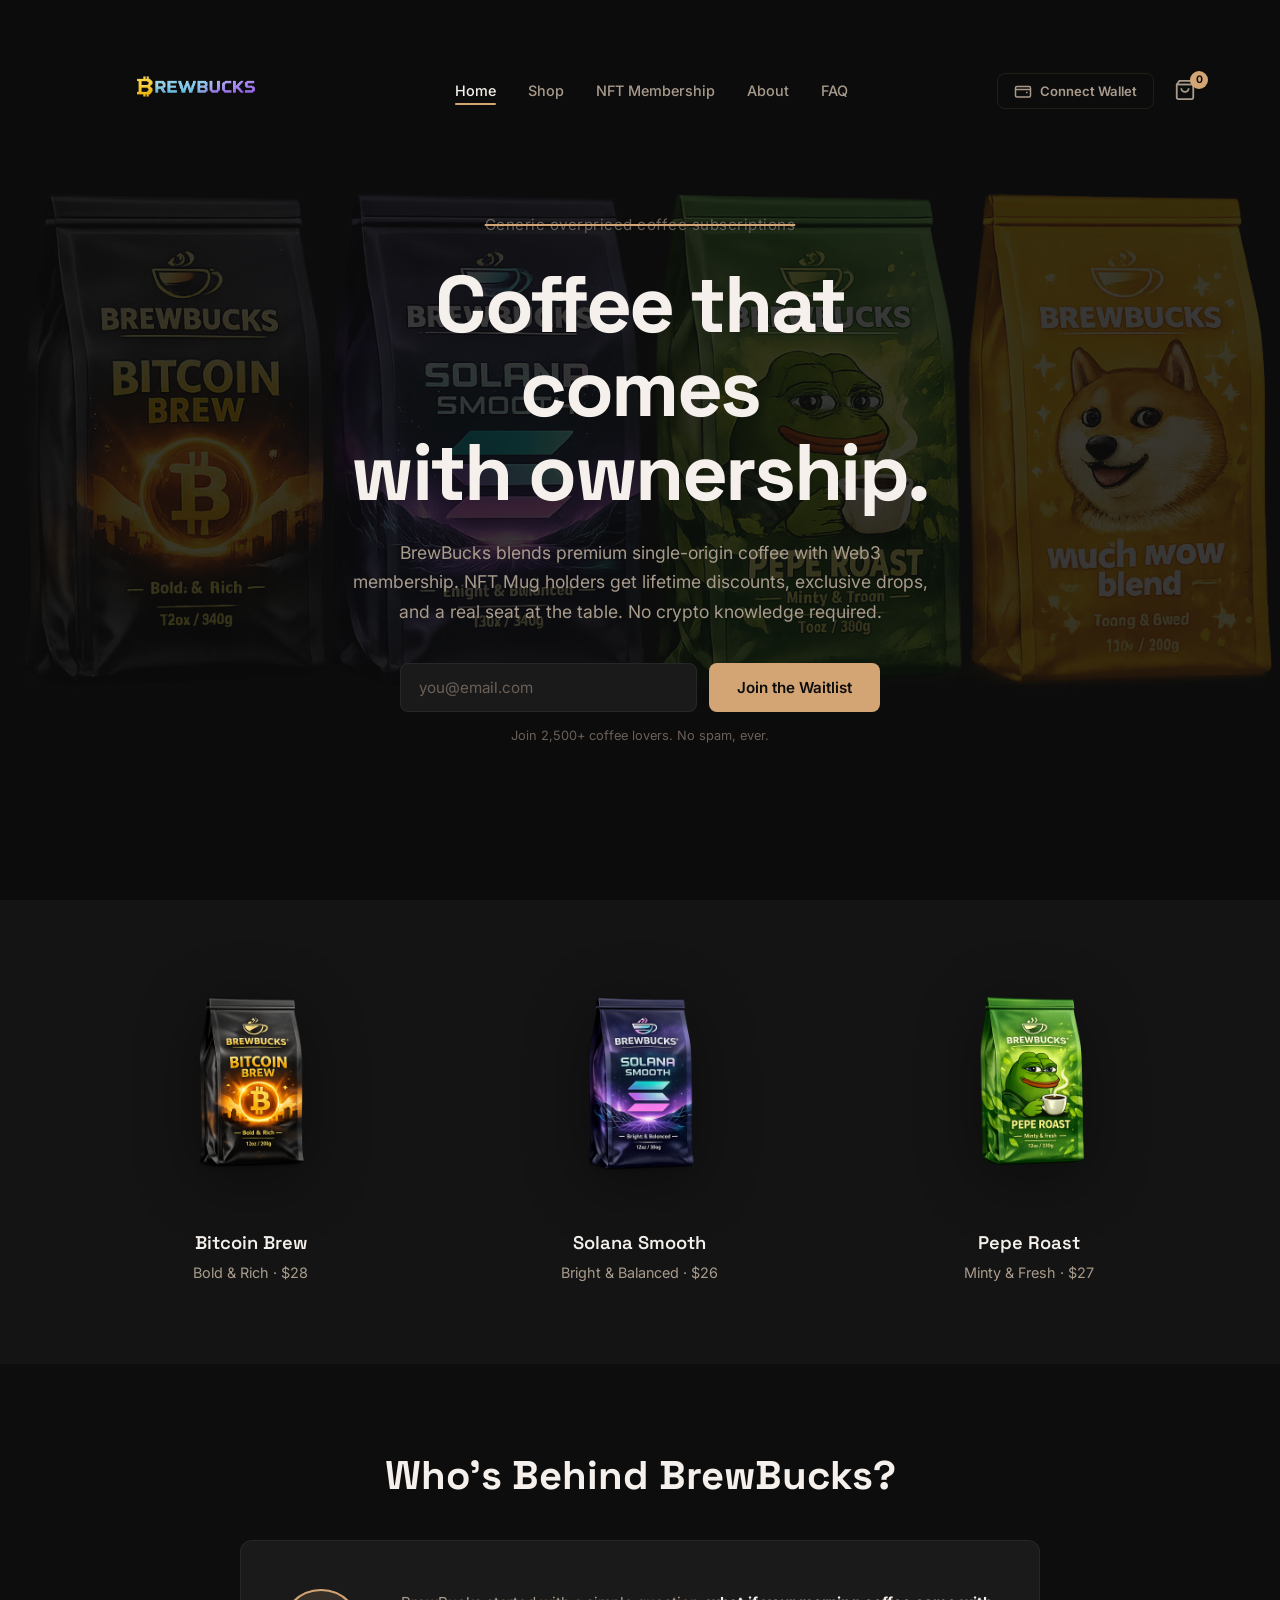
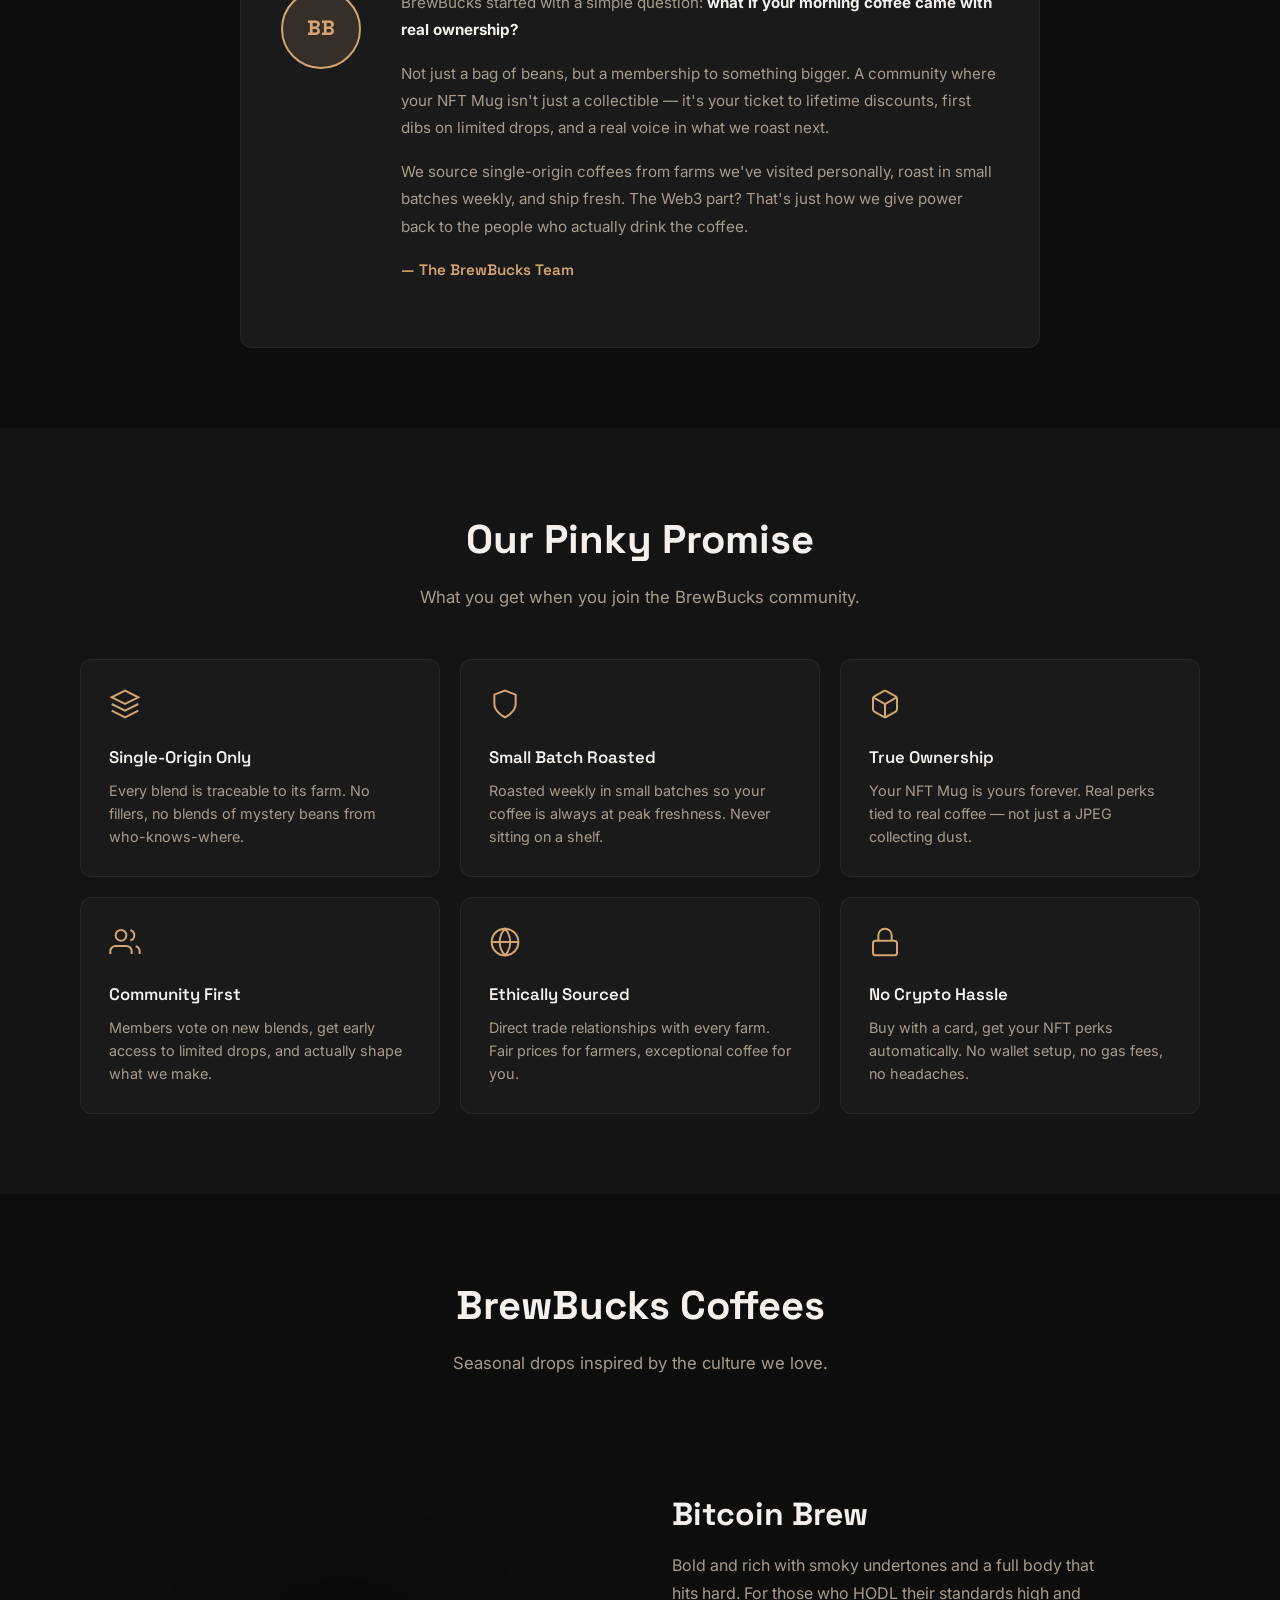
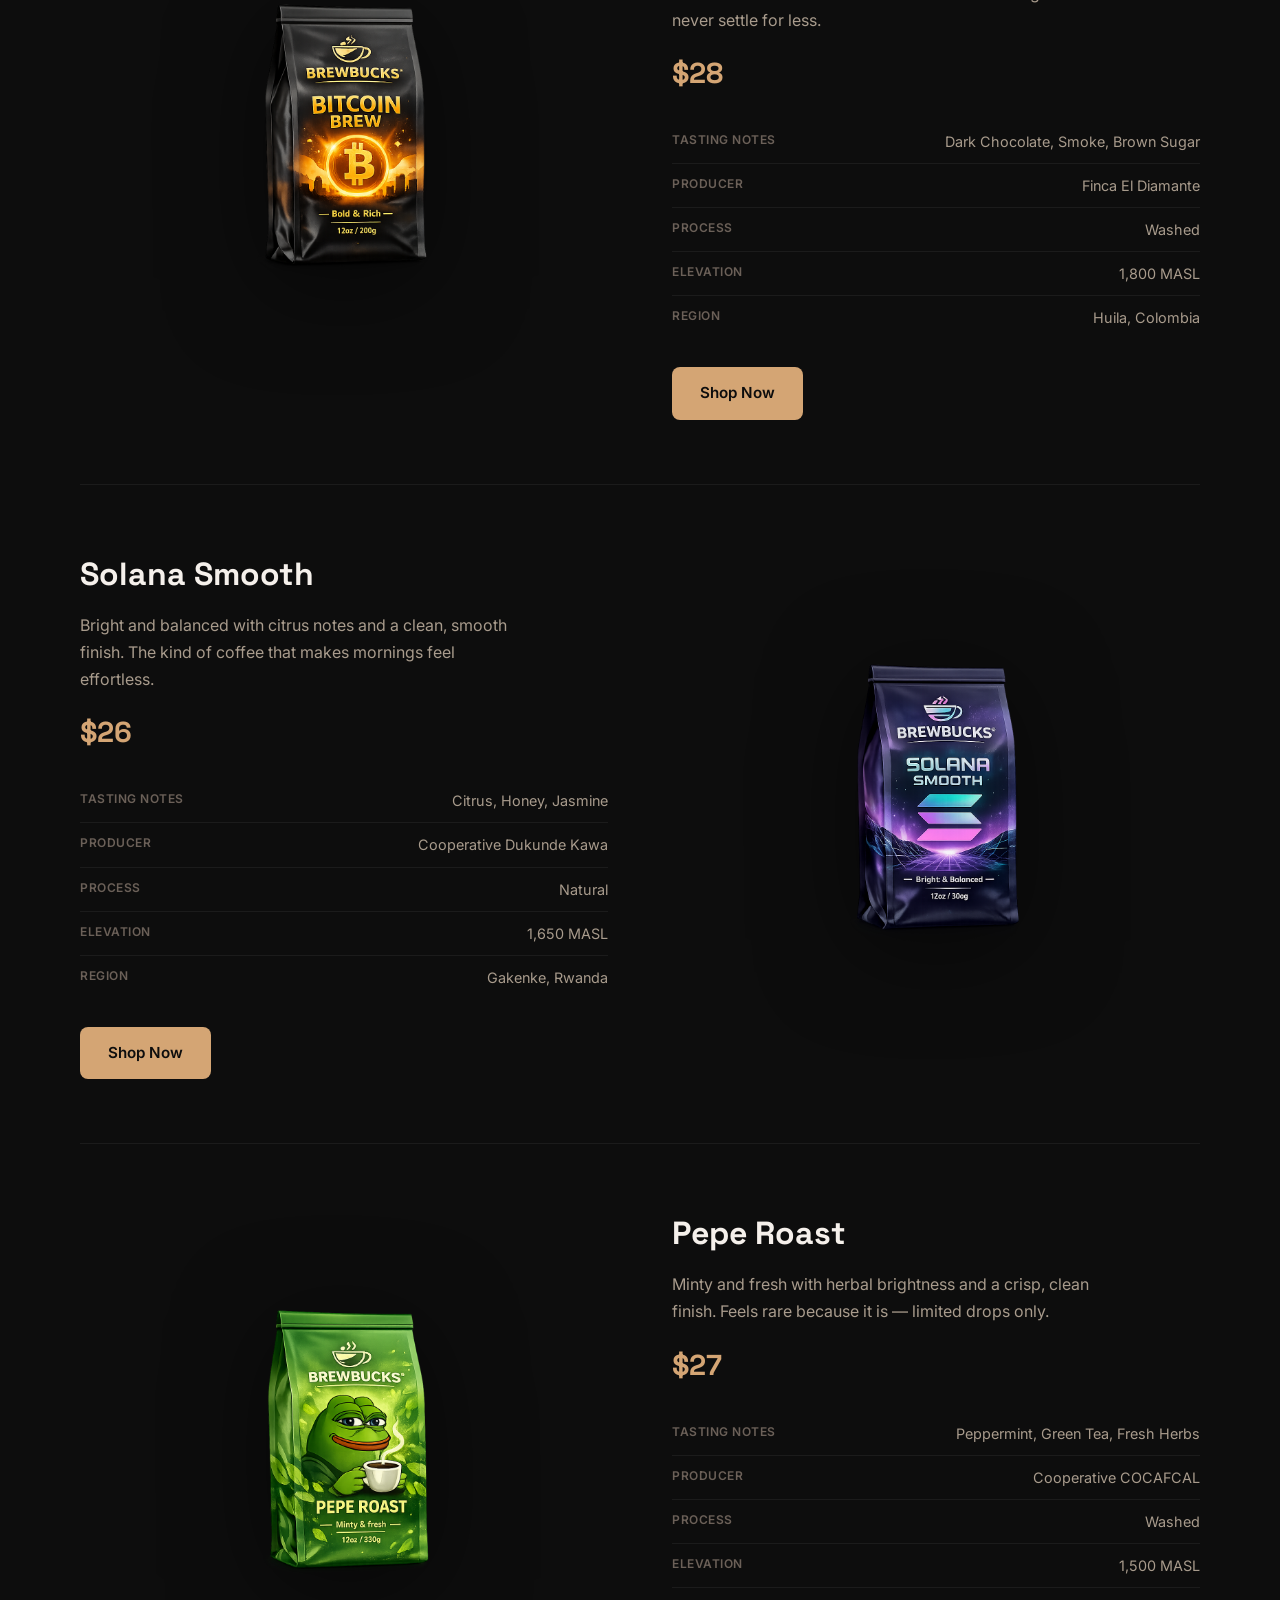
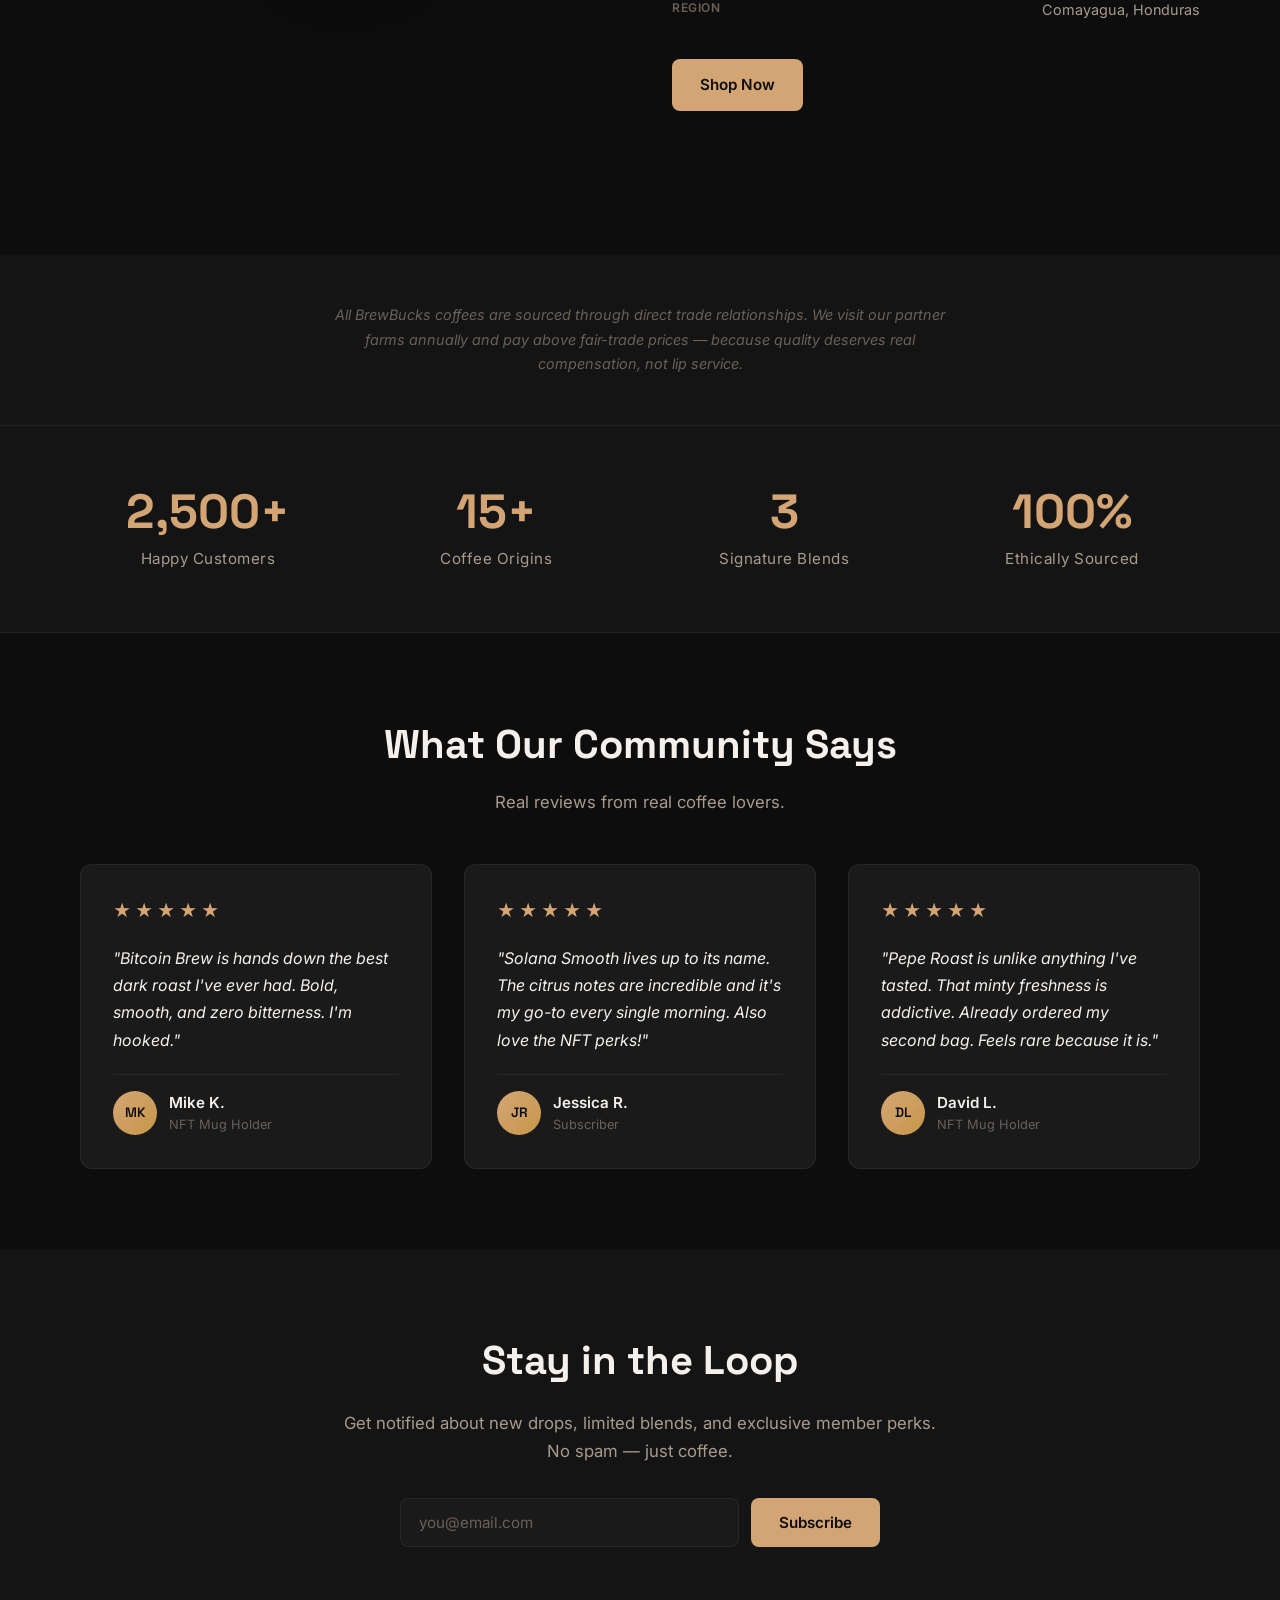
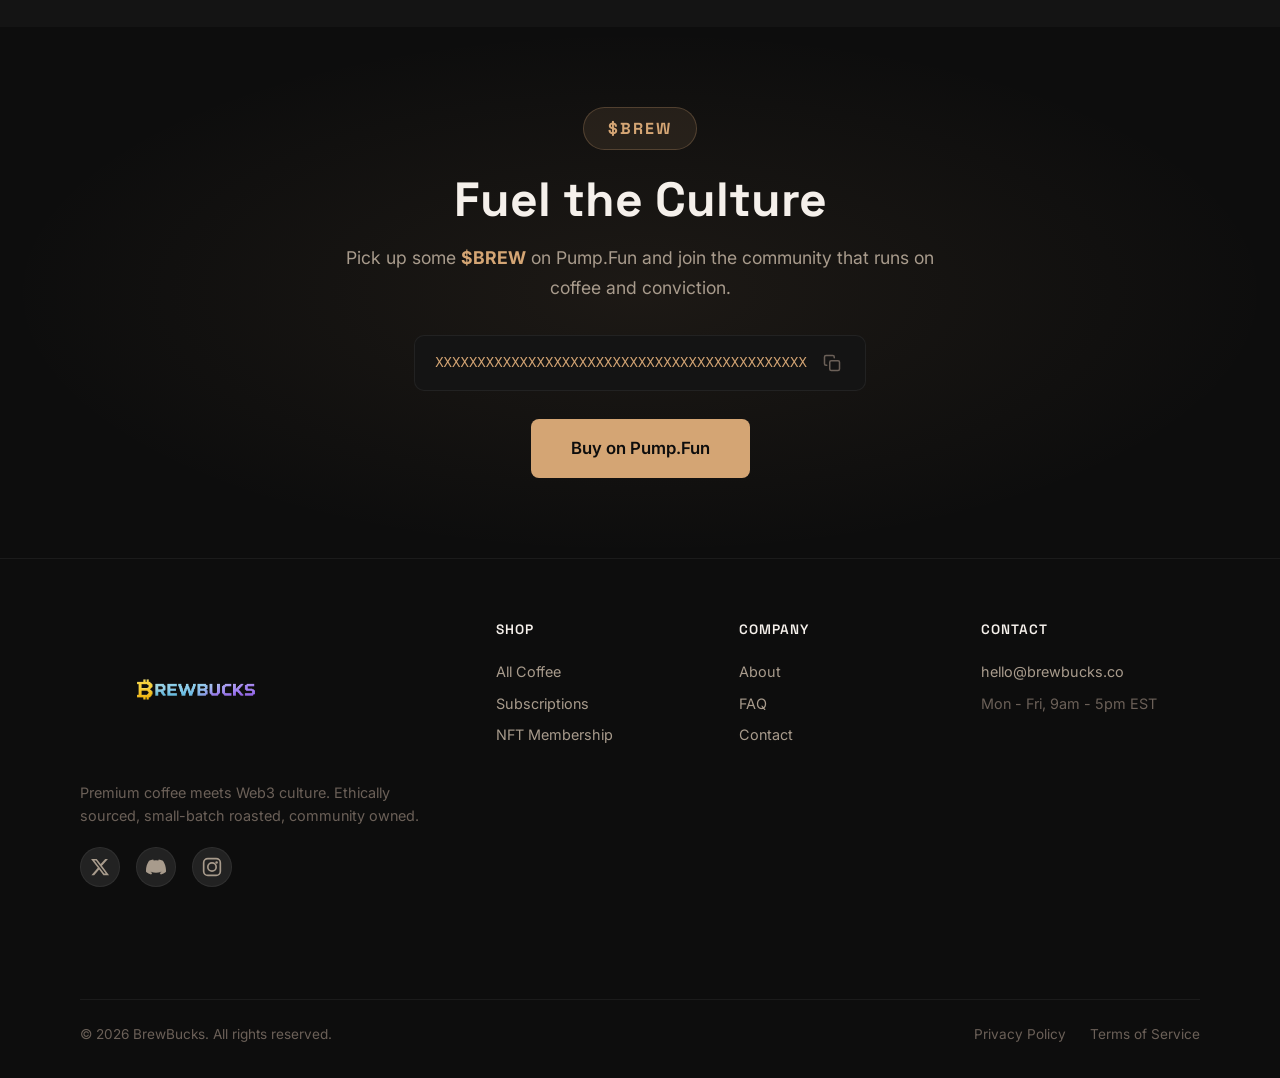
<file: index.html>
<!DOCTYPE html>
<html lang="en">
<head>
  <meta charset="UTF-8">
  <meta name="viewport" content="width=device-width, initial-scale=1.0">
  <title>BrewBucks — Own the Mug. Drink the Future.</title>
  <meta name="description" content="BrewBucks blends specialty coffee culture with Web3 membership. Premium seasonal blends and exclusive NFT Mug Memberships.">
  <link rel="preconnect" href="https://fonts.googleapis.com">
  <link rel="preconnect" href="https://fonts.gstatic.com" crossorigin>
  <link href="https://fonts.googleapis.com/css2?family=Inter:wght@400;500;600;700;800&family=Space+Grotesk:wght@500;600;700&display=swap" rel="stylesheet">
  <link rel="stylesheet" href="css/style.css">
</head>
<body>
  <!-- Navigation -->
  <nav class="nav" id="nav">
    <div class="container nav__inner">
      <a href="index.html" class="nav__logo">
        <img src="images/logo2.png" alt="BrewBucks" class="nav__logo-img">
      </a>
      <button class="nav__toggle" id="navToggle" aria-label="Toggle navigation">
        <span></span><span></span><span></span>
      </button>
      <ul class="nav__links" id="navLinks">
        <li><a href="index.html" class="nav__link active">Home</a></li>
        <li><a href="pages/shop.html" class="nav__link">Shop</a></li>
        <li><a href="pages/nft-membership.html" class="nav__link">NFT Membership</a></li>
        <li><a href="pages/about.html" class="nav__link">About</a></li>
        <li><a href="pages/faq.html" class="nav__link">FAQ</a></li>
      </ul>
      <div class="nav__actions">
        <button class="nav__wallet" id="walletBtn" aria-label="Connect wallet">
          <svg class="nav__wallet-icon" width="18" height="18" viewBox="0 0 24 24" fill="none" stroke="currentColor" stroke-width="2">
            <rect x="2" y="6" width="20" height="14" rx="2"/>
            <path d="M2 10h20"/>
            <path d="M16 14h2"/>
          </svg>
          <span class="nav__wallet-label" id="walletLabel">Connect Wallet</span>
        </button>
        <button class="nav__cart" id="cartBtn" aria-label="Shopping cart">
          <svg width="22" height="22" viewBox="0 0 24 24" fill="none" stroke="currentColor" stroke-width="2">
            <path d="M6 2L3 6v14a2 2 0 002 2h14a2 2 0 002-2V6l-3-4z"/>
            <line x1="3" y1="6" x2="21" y2="6"/>
            <path d="M16 10a4 4 0 01-8 0"/>
          </svg>
          <span class="nav__cart-count" id="cartCount">0</span>
        </button>
      </div>
    </div>
  </nav>

  <!-- Hero Section -->
  <section class="hero-home">
    <div class="container hero-home__inner">
      <p class="hero-home__strike"><s>Generic overpriced coffee subscriptions</s></p>
      <h1 class="hero-home__title">Coffee that comes<br>with ownership.</h1>
      <p class="hero-home__subtitle">BrewBucks blends premium single-origin coffee with Web3 membership. NFT Mug holders get lifetime discounts, exclusive drops, and a real seat at the table. No crypto knowledge required.</p>
      <form class="hero-home__form" id="emailForm">
        <input type="email" placeholder="you@email.com" required class="hero-home__input" id="emailInput">
        <button type="submit" class="btn btn--primary">Join the Waitlist</button>
      </form>
      <p class="hero-home__note" id="emailNote">Join 2,500+ coffee lovers. No spam, ever.</p>
    </div>
  </section>

  <!-- Featured Coffees -->
  <section class="featured-coffees">
    <div class="container">
      <div class="featured-coffees__grid">
        <!-- Bitcoin Brew -->
        <div class="coffee-bag-card">
          <div class="coffee-bag-visual">
            <img src="images/bitcoin-brew.png" alt="Bitcoin Brew — Bold & Rich dark roast coffee bag">
          </div>
          <h3>Bitcoin Brew</h3>
          <p>Bold &amp; Rich &middot; $28</p>
        </div>

        <!-- Solana Smooth -->
        <div class="coffee-bag-card">
          <div class="coffee-bag-visual">
            <img src="images/solana-smooth.png" alt="Solana Smooth — Bright & Balanced light roast coffee bag">
          </div>
          <h3>Solana Smooth</h3>
          <p>Bright &amp; Balanced &middot; $26</p>
        </div>

        <!-- Pepe Roast -->
        <div class="coffee-bag-card">
          <div class="coffee-bag-visual">
            <img src="images/pepe-roast.png" alt="Pepe Roast — Minty & Fresh medium roast coffee bag">
          </div>
          <h3>Pepe Roast</h3>
          <p>Minty &amp; Fresh &middot; $27</p>
        </div>
      </div>
    </div>
  </section>

  <!-- Founder Story -->
  <section class="founder-story">
    <div class="container">
      <h2 class="section-title">Who's Behind BrewBucks?</h2>
      <div class="founder-story__card">
        <div class="founder-story__avatar">
          <div class="founder-story__avatar-placeholder">BB</div>
        </div>
        <div class="founder-story__content">
          <p>BrewBucks started with a simple question: <strong>what if your morning coffee came with real ownership?</strong></p>
          <p>Not just a bag of beans, but a membership to something bigger. A community where your NFT Mug isn't just a collectible — it's your ticket to lifetime discounts, first dibs on limited drops, and a real voice in what we roast next.</p>
          <p>We source single-origin coffees from farms we've visited personally, roast in small batches weekly, and ship fresh. The Web3 part? That's just how we give power back to the people who actually drink the coffee.</p>
          <p class="founder-story__signature">— The BrewBucks Team</p>
        </div>
      </div>
    </div>
  </section>

  <!-- Our Promise -->
  <section class="our-promise">
    <div class="container">
      <h2 class="section-title">Our Pinky Promise</h2>
      <p class="section-subtitle">What you get when you join the BrewBucks community.</p>
      <div class="promise-grid">
        <div class="promise-card">
          <div class="promise-card__icon">
            <svg width="32" height="32" viewBox="0 0 24 24" fill="none" stroke="currentColor" stroke-width="1.5"><path d="M12 2L2 7l10 5 10-5-10-5zM2 17l10 5 10-5M2 12l10 5 10-5"/></svg>
          </div>
          <h3>Single-Origin Only</h3>
          <p>Every blend is traceable to its farm. No fillers, no blends of mystery beans from who-knows-where.</p>
        </div>
        <div class="promise-card">
          <div class="promise-card__icon">
            <svg width="32" height="32" viewBox="0 0 24 24" fill="none" stroke="currentColor" stroke-width="1.5"><path d="M12 22s8-4 8-10V5l-8-3-8 3v7c0 6 8 10 8 10z"/></svg>
          </div>
          <h3>Small Batch Roasted</h3>
          <p>Roasted weekly in small batches so your coffee is always at peak freshness. Never sitting on a shelf.</p>
        </div>
        <div class="promise-card">
          <div class="promise-card__icon">
            <svg width="32" height="32" viewBox="0 0 24 24" fill="none" stroke="currentColor" stroke-width="1.5"><path d="M21 16V8a2 2 0 00-1-1.73l-7-4a2 2 0 00-2 0l-7 4A2 2 0 003 8v8a2 2 0 001 1.73l7 4a2 2 0 002 0l7-4A2 2 0 0021 16z"/><polyline points="3.27 6.96 12 12.01 20.73 6.96"/><line x1="12" y1="22.08" x2="12" y2="12"/></svg>
          </div>
          <h3>True Ownership</h3>
          <p>Your NFT Mug is yours forever. Real perks tied to real coffee — not just a JPEG collecting dust.</p>
        </div>
        <div class="promise-card">
          <div class="promise-card__icon">
            <svg width="32" height="32" viewBox="0 0 24 24" fill="none" stroke="currentColor" stroke-width="1.5"><path d="M17 21v-2a4 4 0 00-4-4H5a4 4 0 00-4 4v2"/><circle cx="9" cy="7" r="4"/><path d="M23 21v-2a4 4 0 00-3-3.87"/><path d="M16 3.13a4 4 0 010 7.75"/></svg>
          </div>
          <h3>Community First</h3>
          <p>Members vote on new blends, get early access to limited drops, and actually shape what we make.</p>
        </div>
        <div class="promise-card">
          <div class="promise-card__icon">
            <svg width="32" height="32" viewBox="0 0 24 24" fill="none" stroke="currentColor" stroke-width="1.5"><path d="M12 22c5.523 0 10-4.477 10-10S17.523 2 12 2 2 6.477 2 12s4.477 10 10 10z"/><path d="M2 12h20"/><path d="M12 2a15.3 15.3 0 014 10 15.3 15.3 0 01-4 10 15.3 15.3 0 01-4-10 15.3 15.3 0 014-10z"/></svg>
          </div>
          <h3>Ethically Sourced</h3>
          <p>Direct trade relationships with every farm. Fair prices for farmers, exceptional coffee for you.</p>
        </div>
        <div class="promise-card">
          <div class="promise-card__icon">
            <svg width="32" height="32" viewBox="0 0 24 24" fill="none" stroke="currentColor" stroke-width="1.5"><rect x="3" y="11" width="18" height="11" rx="2" ry="2"/><path d="M7 11V7a5 5 0 0110 0v4"/></svg>
          </div>
          <h3>No Crypto Hassle</h3>
          <p>Buy with a card, get your NFT perks automatically. No wallet setup, no gas fees, no headaches.</p>
        </div>
      </div>
    </div>
  </section>

  <!-- Coffee Showcase -->
  <section class="coffee-showcase">
    <div class="container">
      <h2 class="section-title">BrewBucks Coffees</h2>
      <p class="section-subtitle">Seasonal drops inspired by the culture we love.</p>

      <!-- Bitcoin Brew -->
      <div class="showcase-item">
        <div class="showcase-item__image">
          <img src="images/bitcoin-brew.png" alt="Bitcoin Brew coffee bag">
        </div>
        <div class="showcase-item__details">
          <h3 class="showcase-item__name">Bitcoin Brew</h3>
          <p class="showcase-item__desc">Bold and rich with smoky undertones and a full body that hits hard. For those who HODL their standards high and never settle for less.</p>
          <p class="showcase-item__price">$28</p>
          <div class="showcase-item__meta">
            <div class="showcase-item__meta-row">
              <span class="showcase-item__meta-label">Tasting Notes</span>
              <span class="showcase-item__meta-value">Dark Chocolate, Smoke, Brown Sugar</span>
            </div>
            <div class="showcase-item__meta-row">
              <span class="showcase-item__meta-label">Producer</span>
              <span class="showcase-item__meta-value">Finca El Diamante</span>
            </div>
            <div class="showcase-item__meta-row">
              <span class="showcase-item__meta-label">Process</span>
              <span class="showcase-item__meta-value">Washed</span>
            </div>
            <div class="showcase-item__meta-row">
              <span class="showcase-item__meta-label">Elevation</span>
              <span class="showcase-item__meta-value">1,800 MASL</span>
            </div>
            <div class="showcase-item__meta-row">
              <span class="showcase-item__meta-label">Region</span>
              <span class="showcase-item__meta-value">Huila, Colombia</span>
            </div>
          </div>
          <a href="pages/shop.html" class="btn btn--primary">Shop Now</a>
        </div>
      </div>

      <!-- Solana Smooth (reversed) -->
      <div class="showcase-item showcase-item--reversed">
        <div class="showcase-item__image">
          <img src="images/solana-smooth.png" alt="Solana Smooth coffee bag">
        </div>
        <div class="showcase-item__details">
          <h3 class="showcase-item__name">Solana Smooth</h3>
          <p class="showcase-item__desc">Bright and balanced with citrus notes and a clean, smooth finish. The kind of coffee that makes mornings feel effortless.</p>
          <p class="showcase-item__price">$26</p>
          <div class="showcase-item__meta">
            <div class="showcase-item__meta-row">
              <span class="showcase-item__meta-label">Tasting Notes</span>
              <span class="showcase-item__meta-value">Citrus, Honey, Jasmine</span>
            </div>
            <div class="showcase-item__meta-row">
              <span class="showcase-item__meta-label">Producer</span>
              <span class="showcase-item__meta-value">Cooperative Dukunde Kawa</span>
            </div>
            <div class="showcase-item__meta-row">
              <span class="showcase-item__meta-label">Process</span>
              <span class="showcase-item__meta-value">Natural</span>
            </div>
            <div class="showcase-item__meta-row">
              <span class="showcase-item__meta-label">Elevation</span>
              <span class="showcase-item__meta-value">1,650 MASL</span>
            </div>
            <div class="showcase-item__meta-row">
              <span class="showcase-item__meta-label">Region</span>
              <span class="showcase-item__meta-value">Gakenke, Rwanda</span>
            </div>
          </div>
          <a href="pages/shop.html" class="btn btn--primary">Shop Now</a>
        </div>
      </div>

      <!-- Pepe Roast -->
      <div class="showcase-item">
        <div class="showcase-item__image">
          <img src="images/pepe-roast.png" alt="Pepe Roast coffee bag">
        </div>
        <div class="showcase-item__details">
          <h3 class="showcase-item__name">Pepe Roast</h3>
          <p class="showcase-item__desc">Minty and fresh with herbal brightness and a crisp, clean finish. Feels rare because it is — limited drops only.</p>
          <p class="showcase-item__price">$27</p>
          <div class="showcase-item__meta">
            <div class="showcase-item__meta-row">
              <span class="showcase-item__meta-label">Tasting Notes</span>
              <span class="showcase-item__meta-value">Peppermint, Green Tea, Fresh Herbs</span>
            </div>
            <div class="showcase-item__meta-row">
              <span class="showcase-item__meta-label">Producer</span>
              <span class="showcase-item__meta-value">Cooperative COCAFCAL</span>
            </div>
            <div class="showcase-item__meta-row">
              <span class="showcase-item__meta-label">Process</span>
              <span class="showcase-item__meta-value">Washed</span>
            </div>
            <div class="showcase-item__meta-row">
              <span class="showcase-item__meta-label">Elevation</span>
              <span class="showcase-item__meta-value">1,500 MASL</span>
            </div>
            <div class="showcase-item__meta-row">
              <span class="showcase-item__meta-label">Region</span>
              <span class="showcase-item__meta-value">Comayagua, Honduras</span>
            </div>
          </div>
          <a href="pages/shop.html" class="btn btn--primary">Shop Now</a>
        </div>
      </div>
    </div>
  </section>

  <!-- Sourcing Note -->
  <section class="sourcing-note">
    <div class="container">
      <div class="sourcing-note__inner">
        <p>All BrewBucks coffees are sourced through direct trade relationships. We visit our partner farms annually and pay above fair-trade prices — because quality deserves real compensation, not lip service.</p>
      </div>
    </div>
  </section>

  <!-- Stats Bar -->
  <section class="stats-bar">
    <div class="container">
      <div class="stats-bar__grid">
        <div class="stats-bar__item">
          <span class="stats-bar__number">2,500+</span>
          <span class="stats-bar__label">Happy Customers</span>
        </div>
        <div class="stats-bar__item">
          <span class="stats-bar__number">15+</span>
          <span class="stats-bar__label">Coffee Origins</span>
        </div>
        <div class="stats-bar__item">
          <span class="stats-bar__number">3</span>
          <span class="stats-bar__label">Signature Blends</span>
        </div>
        <div class="stats-bar__item">
          <span class="stats-bar__number">100%</span>
          <span class="stats-bar__label">Ethically Sourced</span>
        </div>
      </div>
    </div>
  </section>

  <!-- Testimonials -->
  <section class="testimonials">
    <div class="container">
      <h2 class="section-title">What Our Community Says</h2>
      <p class="section-subtitle">Real reviews from real coffee lovers.</p>
      <div class="testimonials__grid">
        <div class="testimonial-card">
          <div class="testimonial-card__stars">
            <span>&#9733;</span><span>&#9733;</span><span>&#9733;</span><span>&#9733;</span><span>&#9733;</span>
          </div>
          <p class="testimonial-card__quote">"Bitcoin Brew is hands down the best dark roast I've ever had. Bold, smooth, and zero bitterness. I'm hooked."</p>
          <div class="testimonial-card__author">
            <div class="testimonial-card__avatar">MK</div>
            <div>
              <p class="testimonial-card__name">Mike K.</p>
              <p class="testimonial-card__role">NFT Mug Holder</p>
            </div>
          </div>
        </div>
        <div class="testimonial-card">
          <div class="testimonial-card__stars">
            <span>&#9733;</span><span>&#9733;</span><span>&#9733;</span><span>&#9733;</span><span>&#9733;</span>
          </div>
          <p class="testimonial-card__quote">"Solana Smooth lives up to its name. The citrus notes are incredible and it's my go-to every single morning. Also love the NFT perks!"</p>
          <div class="testimonial-card__author">
            <div class="testimonial-card__avatar">JR</div>
            <div>
              <p class="testimonial-card__name">Jessica R.</p>
              <p class="testimonial-card__role">Subscriber</p>
            </div>
          </div>
        </div>
        <div class="testimonial-card">
          <div class="testimonial-card__stars">
            <span>&#9733;</span><span>&#9733;</span><span>&#9733;</span><span>&#9733;</span><span>&#9733;</span>
          </div>
          <p class="testimonial-card__quote">"Pepe Roast is unlike anything I've tasted. That minty freshness is addictive. Already ordered my second bag. Feels rare because it is."</p>
          <div class="testimonial-card__author">
            <div class="testimonial-card__avatar">DL</div>
            <div>
              <p class="testimonial-card__name">David L.</p>
              <p class="testimonial-card__role">NFT Mug Holder</p>
            </div>
          </div>
        </div>
      </div>
    </div>
  </section>

  <!-- Newsletter CTA -->
  <section class="newsletter-cta">
    <div class="container">
      <div class="newsletter-cta__inner">
        <h2>Stay in the Loop</h2>
        <p>Get notified about new drops, limited blends, and exclusive member perks. No spam — just coffee.</p>
        <form class="newsletter-cta__form" id="newsletterForm">
          <input type="email" placeholder="you@email.com" required class="newsletter-cta__input">
          <button type="submit" class="btn btn--primary">Subscribe</button>
        </form>
      </div>
    </div>
  </section>

  <!-- Buy $BREW -->
  <section class="brew-token">
    <div class="container">
      <div class="brew-token__inner">
        <div class="brew-token__badge">$BREW</div>
        <h2 class="brew-token__title">Fuel the Culture</h2>
        <p class="brew-token__subtitle">Pick up some <strong>$BREW</strong> on Pump.Fun and join the community that runs on coffee and conviction.</p>
        <div class="brew-token__address">
          <code id="contractAddress">XXXXXXXXXXXXXXXXXXXXXXXXXXXXXXXXXXXXXXXXXXXX</code>
          <button class="brew-token__copy" onclick="copyContract()" aria-label="Copy contract address">
            <svg width="18" height="18" viewBox="0 0 24 24" fill="none" stroke="currentColor" stroke-width="2" stroke-linecap="round" stroke-linejoin="round"><rect x="9" y="9" width="13" height="13" rx="2"/><path d="M5 15H4a2 2 0 01-2-2V4a2 2 0 012-2h9a2 2 0 012 2v1"/></svg>
          </button>
        </div>
        <a href="#" class="btn btn--primary brew-token__btn" target="_blank" rel="noopener">Buy on Pump.Fun</a>
      </div>
    </div>
  </section>

  <!-- Footer -->
  <footer class="footer">
    <div class="container footer__inner">
      <div class="footer__brand">
        <a href="index.html" class="nav__logo">
          <img src="images/logo2.png" alt="BrewBucks" class="nav__logo-img">
        </a>
        <p class="footer__tagline">Premium coffee meets Web3 culture. Ethically sourced, small-batch roasted, community owned.</p>
        <div class="footer__socials">
          <a href="#" target="_blank" rel="noopener" aria-label="Twitter">
            <svg width="20" height="20" viewBox="0 0 24 24" fill="currentColor"><path d="M18.244 2.25h3.308l-7.227 8.26 8.502 11.24H16.17l-5.214-6.817L4.99 21.75H1.68l7.73-8.835L1.254 2.25H8.08l4.713 6.231zm-1.161 17.52h1.833L7.084 4.126H5.117z"/></svg>
          </a>
          <a href="#" target="_blank" rel="noopener" aria-label="Discord">
            <svg width="20" height="20" viewBox="0 0 24 24" fill="currentColor"><path d="M20.317 4.37a19.791 19.791 0 00-4.885-1.515.074.074 0 00-.079.037c-.21.375-.444.864-.608 1.25a18.27 18.27 0 00-5.487 0 12.64 12.64 0 00-.617-1.25.077.077 0 00-.079-.037A19.736 19.736 0 003.677 4.37a.07.07 0 00-.032.027C.533 9.046-.32 13.58.099 18.057a.082.082 0 00.031.057 19.9 19.9 0 005.993 3.03.078.078 0 00.084-.028c.462-.63.874-1.295 1.226-1.994a.076.076 0 00-.041-.106 13.107 13.107 0 01-1.872-.892.077.077 0 01-.008-.128 10.2 10.2 0 00.372-.292.074.074 0 01.077-.01c3.928 1.793 8.18 1.793 12.062 0a.074.074 0 01.078.01c.12.098.246.198.373.292a.077.077 0 01-.006.127 12.299 12.299 0 01-1.873.892.077.077 0 00-.041.107c.36.698.772 1.362 1.225 1.993a.076.076 0 00.084.028 19.839 19.839 0 006.002-3.03.077.077 0 00.032-.054c.5-5.177-.838-9.674-3.549-13.66a.061.061 0 00-.031-.03z"/></svg>
          </a>
          <a href="#" target="_blank" rel="noopener" aria-label="Instagram">
            <svg width="20" height="20" viewBox="0 0 24 24" fill="none" stroke="currentColor" stroke-width="2"><rect x="2" y="2" width="20" height="20" rx="5"/><circle cx="12" cy="12" r="5"/><circle cx="17.5" cy="6.5" r="1.5" fill="currentColor" stroke="none"/></svg>
          </a>
        </div>
      </div>
      <div class="footer__links">
        <div class="footer__col">
          <h4>Shop</h4>
          <a href="pages/shop.html">All Coffee</a>
          <a href="pages/shop.html#subscriptions">Subscriptions</a>
          <a href="pages/nft-membership.html">NFT Membership</a>
        </div>
        <div class="footer__col">
          <h4>Company</h4>
          <a href="pages/about.html">About</a>
          <a href="pages/faq.html">FAQ</a>
          <a href="#">Contact</a>
        </div>
        <div class="footer__col">
          <h4>Contact</h4>
          <a href="mailto:hello@brewbucks.co">hello@brewbucks.co</a>
          <p class="footer__contact-text">Mon - Fri, 9am - 5pm EST</p>
        </div>
      </div>
      <div class="footer__bottom">
        <p>&copy; 2026 BrewBucks. All rights reserved.</p>
        <div class="footer__bottom-links">
          <a href="#">Privacy Policy</a>
          <a href="#">Terms of Service</a>
        </div>
      </div>
    </div>
  </footer>

  <script src="js/main.js"></script>
</body>
</html>
</file>
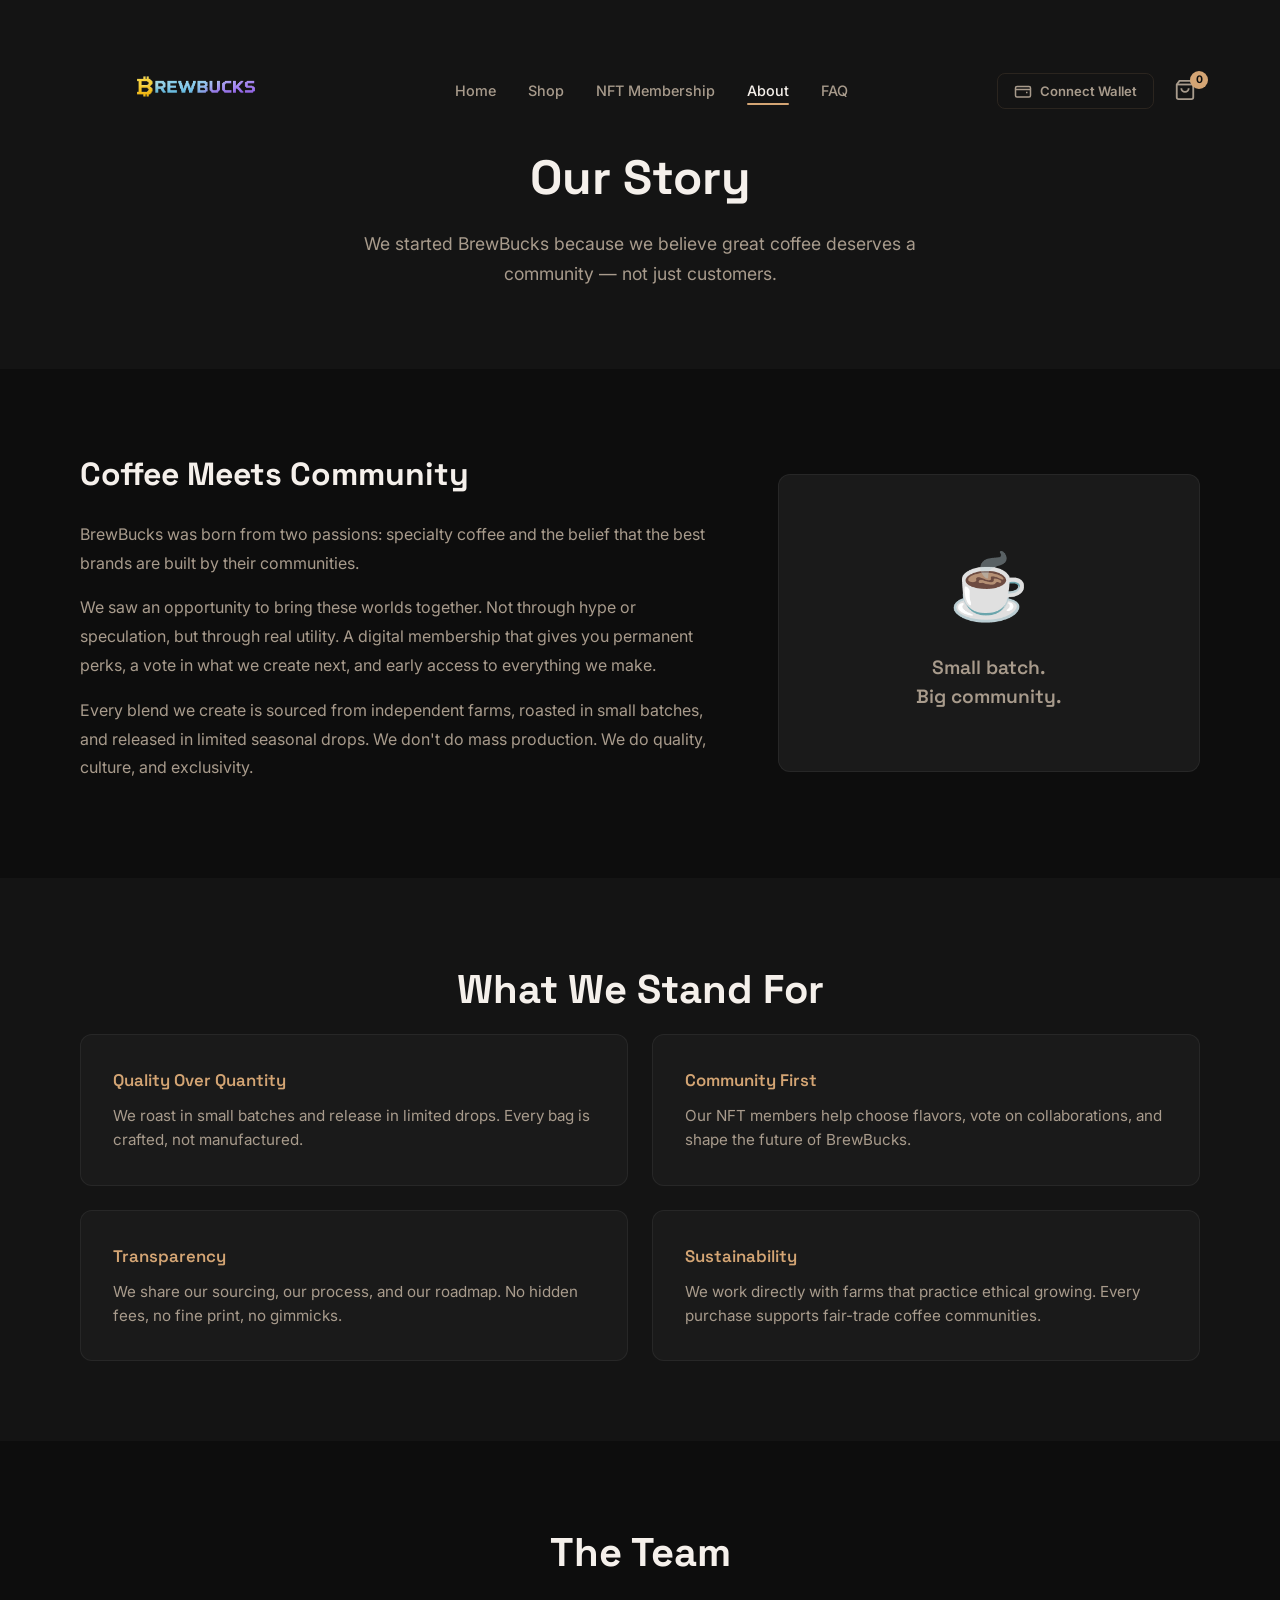
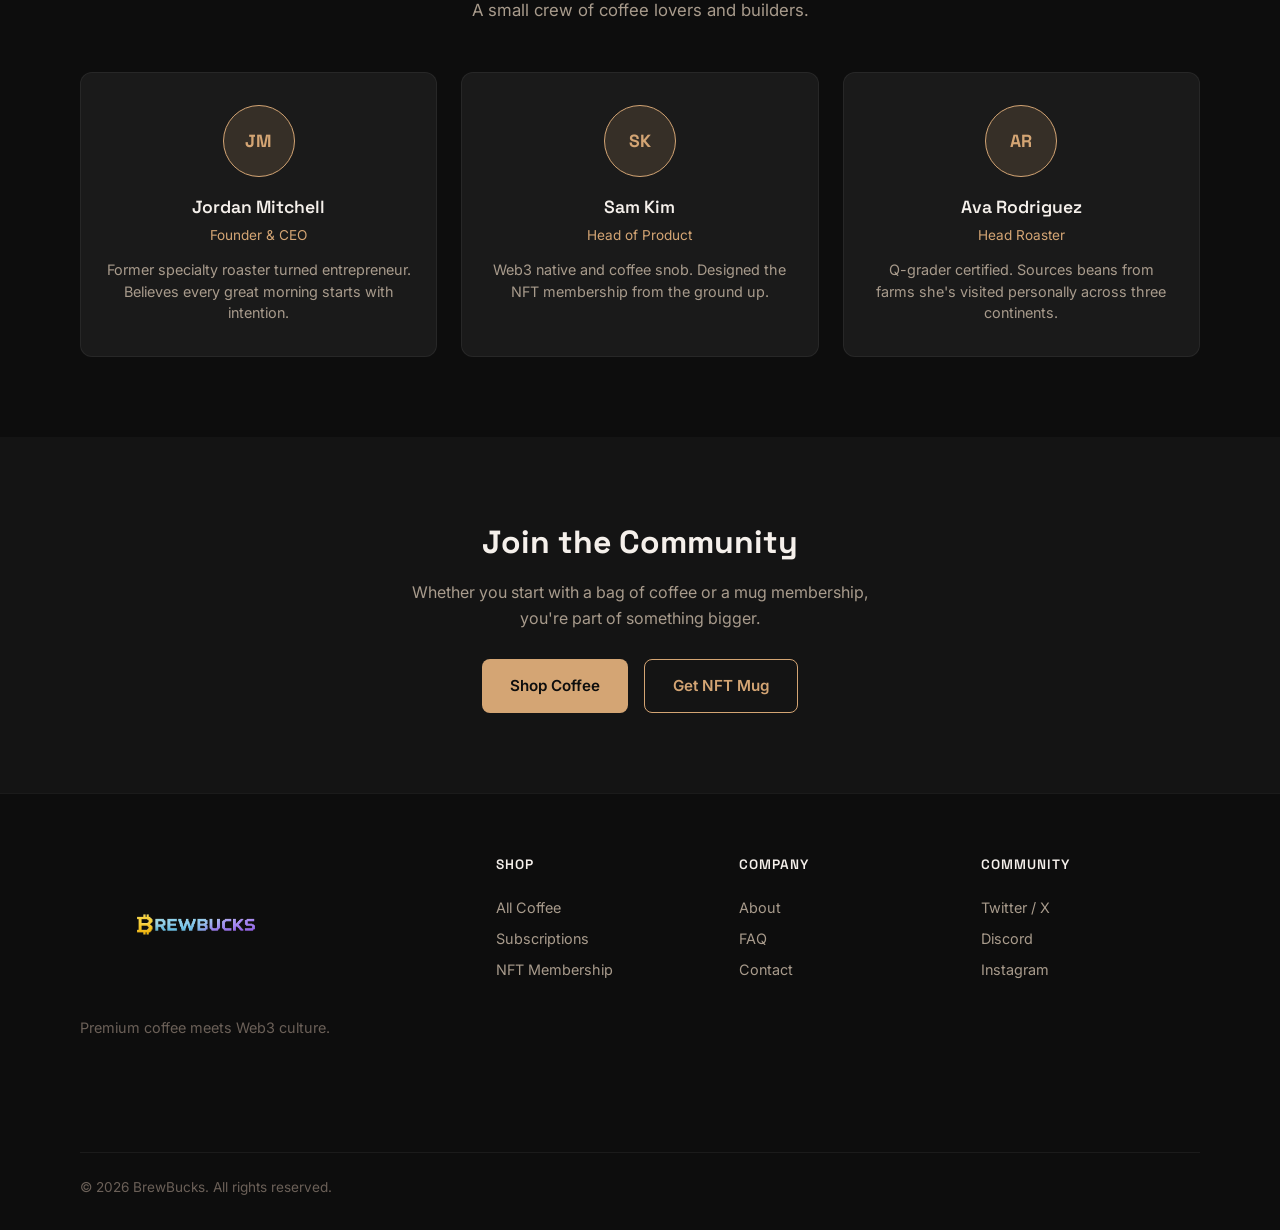
<file: pages/about.html>
<!DOCTYPE html>
<html lang="en">
<head>
  <meta charset="UTF-8">
  <meta name="viewport" content="width=device-width, initial-scale=1.0">
  <title>About — BrewBucks</title>
  <meta name="description" content="The story behind BrewBucks. We're building a coffee brand for the Web3 generation — community-first, quality-obsessed, culture-driven.">
  <link rel="preconnect" href="https://fonts.googleapis.com">
  <link rel="preconnect" href="https://fonts.gstatic.com" crossorigin>
  <link href="https://fonts.googleapis.com/css2?family=Inter:wght@400;500;600;700;800&family=Space+Grotesk:wght@500;600;700&display=swap" rel="stylesheet">
  <link rel="stylesheet" href="../css/style.css">
</head>
<body>
  <!-- Navigation -->
  <nav class="nav" id="nav">
    <div class="container nav__inner">
      <a href="../index.html" class="nav__logo">
        <img src="../images/logo2.png" alt="BrewBucks" class="nav__logo-img">
      </a>
      <button class="nav__toggle" id="navToggle" aria-label="Toggle navigation">
        <span></span><span></span><span></span>
      </button>
      <ul class="nav__links" id="navLinks">
        <li><a href="../index.html" class="nav__link">Home</a></li>
        <li><a href="shop.html" class="nav__link">Shop</a></li>
        <li><a href="nft-membership.html" class="nav__link">NFT Membership</a></li>
        <li><a href="about.html" class="nav__link active">About</a></li>
        <li><a href="faq.html" class="nav__link">FAQ</a></li>
      </ul>
      <div class="nav__actions">
        <button class="nav__wallet" id="walletBtn" aria-label="Connect wallet">
          <svg class="nav__wallet-icon" width="18" height="18" viewBox="0 0 24 24" fill="none" stroke="currentColor" stroke-width="2">
            <rect x="2" y="6" width="20" height="14" rx="2"/>
            <path d="M2 10h20"/>
            <path d="M16 14h2"/>
          </svg>
          <span class="nav__wallet-label" id="walletLabel">Connect Wallet</span>
        </button>
        <button class="nav__cart" id="cartBtn" aria-label="Shopping cart">
          <svg width="22" height="22" viewBox="0 0 24 24" fill="none" stroke="currentColor" stroke-width="2">
            <path d="M6 2L3 6v14a2 2 0 002 2h14a2 2 0 002-2V6l-3-4z"/>
            <line x1="3" y1="6" x2="21" y2="6"/>
            <path d="M16 10a4 4 0 01-8 0"/>
          </svg>
          <span class="nav__cart-count" id="cartCount">0</span>
        </button>
      </div>
    </div>
  </nav>

  <!-- About Hero -->
  <section class="page-header page-header--tall">
    <div class="container">
      <h1 class="page-header__title">Our Story</h1>
      <p class="page-header__subtitle">We started BrewBucks because we believe great coffee deserves a community — not just customers.</p>
    </div>
  </section>

  <!-- Story Section -->
  <section class="about-story">
    <div class="container">
      <div class="about-story__grid">
        <div class="about-story__content">
          <h2>Coffee Meets Community</h2>
          <p>BrewBucks was born from two passions: specialty coffee and the belief that the best brands are built by their communities.</p>
          <p>We saw an opportunity to bring these worlds together. Not through hype or speculation, but through real utility. A digital membership that gives you permanent perks, a vote in what we create next, and early access to everything we make.</p>
          <p>Every blend we create is sourced from independent farms, roasted in small batches, and released in limited seasonal drops. We don't do mass production. We do quality, culture, and exclusivity.</p>
        </div>
        <div class="about-story__visual">
          <div class="about-visual-block">
            <div class="about-visual-block__icon">&#9749;</div>
            <p>Small batch.<br>Big community.</p>
          </div>
        </div>
      </div>
    </div>
  </section>

  <!-- Values -->
  <section class="about-values">
    <div class="container">
      <h2 class="section-title">What We Stand For</h2>
      <div class="values-grid">
        <div class="value-card">
          <h3>Quality Over Quantity</h3>
          <p>We roast in small batches and release in limited drops. Every bag is crafted, not manufactured.</p>
        </div>
        <div class="value-card">
          <h3>Community First</h3>
          <p>Our NFT members help choose flavors, vote on collaborations, and shape the future of BrewBucks.</p>
        </div>
        <div class="value-card">
          <h3>Transparency</h3>
          <p>We share our sourcing, our process, and our roadmap. No hidden fees, no fine print, no gimmicks.</p>
        </div>
        <div class="value-card">
          <h3>Sustainability</h3>
          <p>We work directly with farms that practice ethical growing. Every purchase supports fair-trade coffee communities.</p>
        </div>
      </div>
    </div>
  </section>

  <!-- Team Section -->
  <section class="about-team">
    <div class="container">
      <h2 class="section-title">The Team</h2>
      <p class="section-subtitle">A small crew of coffee lovers and builders.</p>
      <div class="team-grid">
        <div class="team-card">
          <div class="team-card__avatar">
            <div class="team-card__placeholder">JM</div>
          </div>
          <h3 class="team-card__name">Jordan Mitchell</h3>
          <p class="team-card__role">Founder &amp; CEO</p>
          <p class="team-card__bio">Former specialty roaster turned entrepreneur. Believes every great morning starts with intention.</p>
        </div>
        <div class="team-card">
          <div class="team-card__avatar">
            <div class="team-card__placeholder">SK</div>
          </div>
          <h3 class="team-card__name">Sam Kim</h3>
          <p class="team-card__role">Head of Product</p>
          <p class="team-card__bio">Web3 native and coffee snob. Designed the NFT membership from the ground up.</p>
        </div>
        <div class="team-card">
          <div class="team-card__avatar">
            <div class="team-card__placeholder">AR</div>
          </div>
          <h3 class="team-card__name">Ava Rodriguez</h3>
          <p class="team-card__role">Head Roaster</p>
          <p class="team-card__bio">Q-grader certified. Sources beans from farms she's visited personally across three continents.</p>
        </div>
      </div>
    </div>
  </section>

  <!-- CTA -->
  <section class="about-cta">
    <div class="container">
      <div class="about-cta__inner">
        <h2>Join the Community</h2>
        <p>Whether you start with a bag of coffee or a mug membership, you're part of something bigger.</p>
        <div class="about-cta__actions">
          <a href="shop.html" class="btn btn--primary">Shop Coffee</a>
          <a href="nft-membership.html" class="btn btn--secondary">Get NFT Mug</a>
        </div>
      </div>
    </div>
  </section>

  <!-- Footer -->
  <footer class="footer">
    <div class="container footer__inner">
      <div class="footer__brand">
        <a href="../index.html" class="nav__logo">
          <img src="../images/logo2.png" alt="BrewBucks" class="nav__logo-img">
        </a>
        <p class="footer__tagline">Premium coffee meets Web3 culture.</p>
      </div>
      <div class="footer__links">
        <div class="footer__col">
          <h4>Shop</h4>
          <a href="shop.html">All Coffee</a>
          <a href="shop.html#subscriptions">Subscriptions</a>
          <a href="nft-membership.html">NFT Membership</a>
        </div>
        <div class="footer__col">
          <h4>Company</h4>
          <a href="about.html">About</a>
          <a href="faq.html">FAQ</a>
          <a href="#">Contact</a>
        </div>
        <div class="footer__col">
          <h4>Community</h4>
          <a href="#" target="_blank" rel="noopener">Twitter / X</a>
          <a href="#" target="_blank" rel="noopener">Discord</a>
          <a href="#" target="_blank" rel="noopener">Instagram</a>
        </div>
      </div>
      <div class="footer__bottom">
        <p>&copy; 2026 BrewBucks. All rights reserved.</p>
      </div>
    </div>
  </footer>

  <script src="../js/main.js"></script>
</body>
</html>
</file>
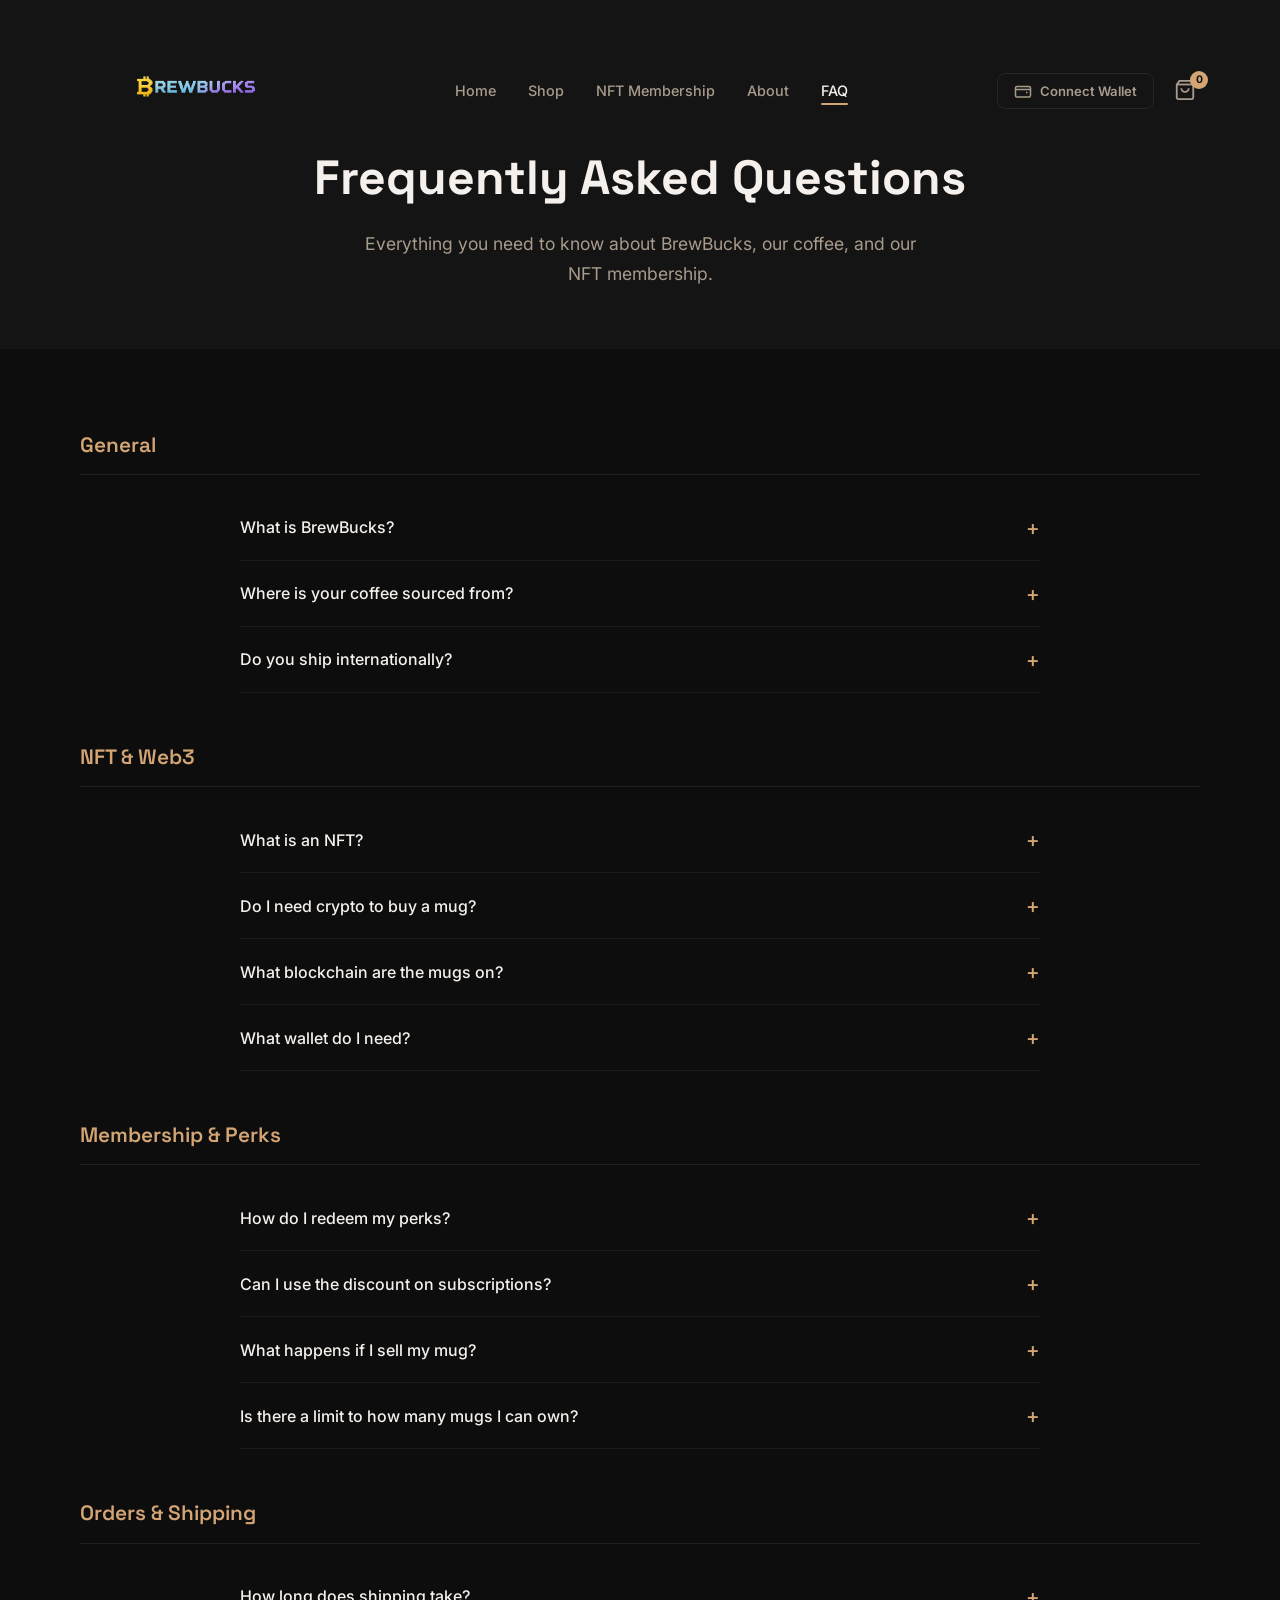
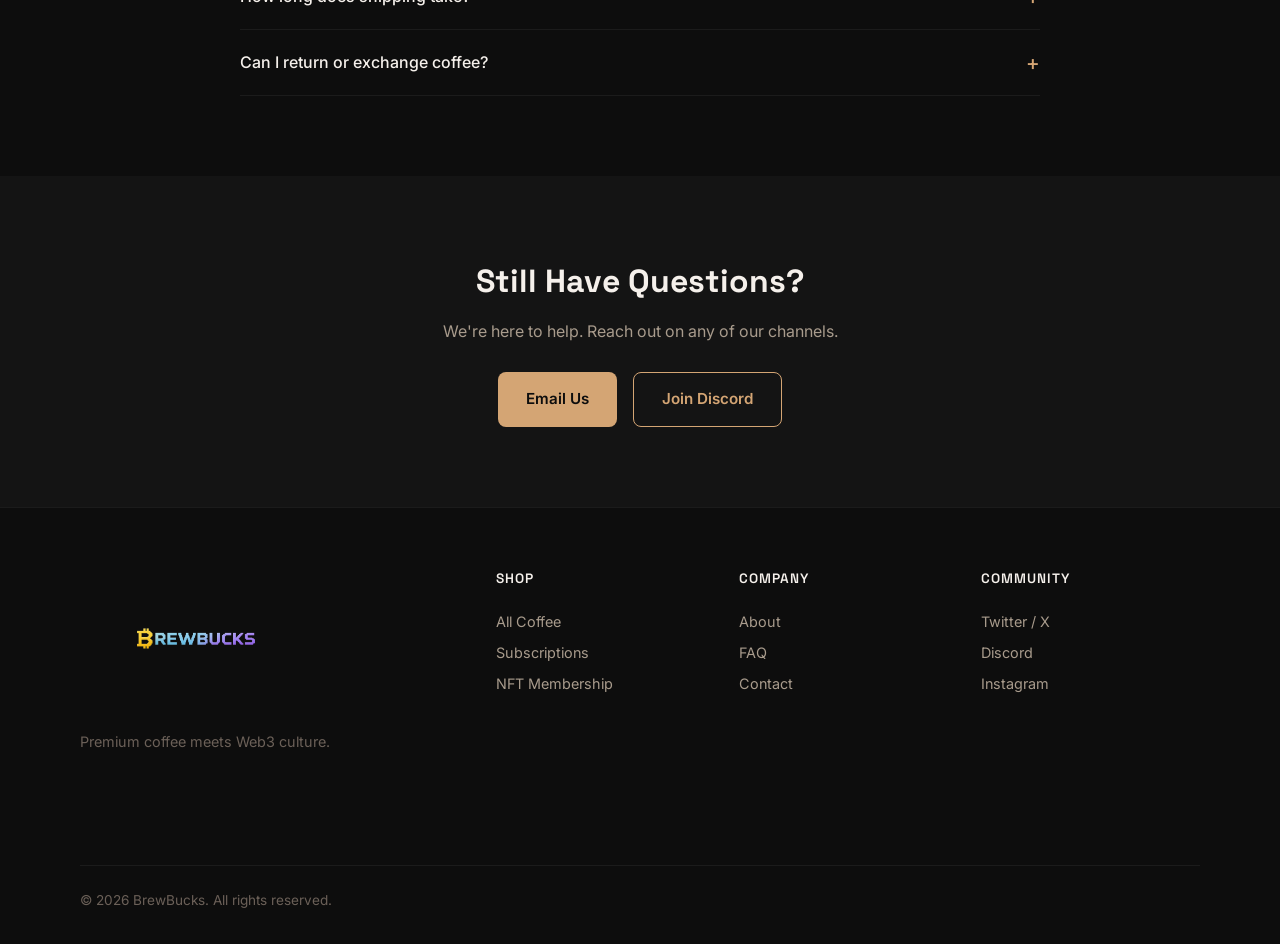
<file: pages/faq.html>
<!DOCTYPE html>
<html lang="en">
<head>
  <meta charset="UTF-8">
  <meta name="viewport" content="width=device-width, initial-scale=1.0">
  <title>FAQ — BrewBucks</title>
  <meta name="description" content="Frequently asked questions about BrewBucks coffee, NFT Mug Membership, wallets, and how to redeem perks.">
  <link rel="preconnect" href="https://fonts.googleapis.com">
  <link rel="preconnect" href="https://fonts.gstatic.com" crossorigin>
  <link href="https://fonts.googleapis.com/css2?family=Inter:wght@400;500;600;700;800&family=Space+Grotesk:wght@500;600;700&display=swap" rel="stylesheet">
  <link rel="stylesheet" href="../css/style.css">
</head>
<body>
  <!-- Navigation -->
  <nav class="nav" id="nav">
    <div class="container nav__inner">
      <a href="../index.html" class="nav__logo">
        <img src="../images/logo2.png" alt="BrewBucks" class="nav__logo-img">
      </a>
      <button class="nav__toggle" id="navToggle" aria-label="Toggle navigation">
        <span></span><span></span><span></span>
      </button>
      <ul class="nav__links" id="navLinks">
        <li><a href="../index.html" class="nav__link">Home</a></li>
        <li><a href="shop.html" class="nav__link">Shop</a></li>
        <li><a href="nft-membership.html" class="nav__link">NFT Membership</a></li>
        <li><a href="about.html" class="nav__link">About</a></li>
        <li><a href="faq.html" class="nav__link active">FAQ</a></li>
      </ul>
      <div class="nav__actions">
        <button class="nav__wallet" id="walletBtn" aria-label="Connect wallet">
          <svg class="nav__wallet-icon" width="18" height="18" viewBox="0 0 24 24" fill="none" stroke="currentColor" stroke-width="2">
            <rect x="2" y="6" width="20" height="14" rx="2"/>
            <path d="M2 10h20"/>
            <path d="M16 14h2"/>
          </svg>
          <span class="nav__wallet-label" id="walletLabel">Connect Wallet</span>
        </button>
        <button class="nav__cart" id="cartBtn" aria-label="Shopping cart">
          <svg width="22" height="22" viewBox="0 0 24 24" fill="none" stroke="currentColor" stroke-width="2">
            <path d="M6 2L3 6v14a2 2 0 002 2h14a2 2 0 002-2V6l-3-4z"/>
            <line x1="3" y1="6" x2="21" y2="6"/>
            <path d="M16 10a4 4 0 01-8 0"/>
          </svg>
          <span class="nav__cart-count" id="cartCount">0</span>
        </button>
      </div>
    </div>
  </nav>

  <!-- FAQ Header -->
  <section class="page-header">
    <div class="container">
      <h1 class="page-header__title">Frequently Asked Questions</h1>
      <p class="page-header__subtitle">Everything you need to know about BrewBucks, our coffee, and our NFT membership.</p>
    </div>
  </section>

  <!-- FAQ Content -->
  <section class="faq-section">
    <div class="container">

      <!-- General -->
      <div class="faq-category">
        <h2 class="faq-category__title">General</h2>
        <div class="faq-list">
          <div class="faq-item">
            <button class="faq-item__question">
              What is BrewBucks?
              <span class="faq-item__icon">+</span>
            </button>
            <div class="faq-item__answer">
              <p>BrewBucks is a premium coffee brand that combines specialty coffee with a digital membership program. We sell high-quality seasonal blends and offer an NFT Mug Membership that gives you permanent perks like discounts, early access, and exclusive products.</p>
            </div>
          </div>
          <div class="faq-item">
            <button class="faq-item__question">
              Where is your coffee sourced from?
              <span class="faq-item__icon">+</span>
            </button>
            <div class="faq-item__answer">
              <p>We source beans from independent farms in Colombia, Ethiopia, Guatemala, Kenya, Rwanda, Indonesia, and Brazil. Our head roaster visits farms personally to ensure quality and ethical practices.</p>
            </div>
          </div>
          <div class="faq-item">
            <button class="faq-item__question">
              Do you ship internationally?
              <span class="faq-item__icon">+</span>
            </button>
            <div class="faq-item__answer">
              <p>Currently we ship within the United States. International shipping is coming soon. Join our email list to be the first to know when we expand.</p>
            </div>
          </div>
        </div>
      </div>

      <!-- NFT & Web3 -->
      <div class="faq-category">
        <h2 class="faq-category__title">NFT &amp; Web3</h2>
        <div class="faq-list">
          <div class="faq-item">
            <button class="faq-item__question">
              What is an NFT?
              <span class="faq-item__icon">+</span>
            </button>
            <div class="faq-item__answer">
              <p>An NFT (non-fungible token) is a digital item stored on a blockchain. In our case, it's a digital coffee mug that acts as your membership card. It proves you're a member and unlocks your perks automatically. Think of it like a digital loyalty card that you truly own.</p>
            </div>
          </div>
          <div class="faq-item">
            <button class="faq-item__question">
              Do I need crypto to buy a mug?
              <span class="faq-item__icon">+</span>
            </button>
            <div class="faq-item__answer">
              <p>No. You can mint your mug using a regular credit card through Magic Eden. If you prefer using crypto, you'll need a small amount of SOL (Solana's currency), but it's entirely optional.</p>
            </div>
          </div>
          <div class="faq-item">
            <button class="faq-item__question">
              What blockchain are the mugs on?
              <span class="faq-item__icon">+</span>
            </button>
            <div class="faq-item__answer">
              <p>Our NFT Mugs are on the Solana blockchain. Solana is fast, affordable, and widely supported by wallets and marketplaces.</p>
            </div>
          </div>
          <div class="faq-item">
            <button class="faq-item__question">
              What wallet do I need?
              <span class="faq-item__icon">+</span>
            </button>
            <div class="faq-item__answer">
              <p>We recommend Phantom wallet. It's free, takes about two minutes to set up, and works with Solana. You can use it as a browser extension or mobile app.</p>
            </div>
          </div>
        </div>
      </div>

      <!-- Membership & Perks -->
      <div class="faq-category">
        <h2 class="faq-category__title">Membership &amp; Perks</h2>
        <div class="faq-list">
          <div class="faq-item">
            <button class="faq-item__question">
              How do I redeem my perks?
              <span class="faq-item__icon">+</span>
            </button>
            <div class="faq-item__answer">
              <p>Connect your wallet when you shop on our site. Your 10% discount will apply automatically at checkout. For early access and members-only drops, you'll see them in the shop when you're connected. It's seamless.</p>
            </div>
          </div>
          <div class="faq-item">
            <button class="faq-item__question">
              Can I use the discount on subscriptions?
              <span class="faq-item__icon">+</span>
            </button>
            <div class="faq-item__answer">
              <p>Yes. Your 10% membership discount stacks with the 15% subscription discount, giving you 25% off every recurring order.</p>
            </div>
          </div>
          <div class="faq-item">
            <button class="faq-item__question">
              What happens if I sell my mug?
              <span class="faq-item__icon">+</span>
            </button>
            <div class="faq-item__answer">
              <p>When you sell your mug, the new owner gets all the membership benefits. Your perks are tied to the mug, not your account. You'll lose access to member benefits once the mug leaves your wallet.</p>
            </div>
          </div>
          <div class="faq-item">
            <button class="faq-item__question">
              Is there a limit to how many mugs I can own?
              <span class="faq-item__icon">+</span>
            </button>
            <div class="faq-item__answer">
              <p>No limit. However, perks don't stack. Whether you own one mug or ten, you'll get the same 10% discount and access to member drops.</p>
            </div>
          </div>
        </div>
      </div>

      <!-- Orders & Shipping -->
      <div class="faq-category">
        <h2 class="faq-category__title">Orders &amp; Shipping</h2>
        <div class="faq-list">
          <div class="faq-item">
            <button class="faq-item__question">
              How long does shipping take?
              <span class="faq-item__icon">+</span>
            </button>
            <div class="faq-item__answer">
              <p>Standard shipping takes 3-5 business days within the continental US. Subscription orders ship free. We roast to order, so your coffee is always fresh.</p>
            </div>
          </div>
          <div class="faq-item">
            <button class="faq-item__question">
              Can I return or exchange coffee?
              <span class="faq-item__icon">+</span>
            </button>
            <div class="faq-item__answer">
              <p>Since coffee is perishable, we can't accept returns on opened bags. If there's an issue with your order, reach out to us and we'll make it right.</p>
            </div>
          </div>
        </div>
      </div>

    </div>
  </section>

  <!-- Contact CTA -->
  <section class="faq-contact">
    <div class="container">
      <div class="faq-contact__inner">
        <h2>Still Have Questions?</h2>
        <p>We're here to help. Reach out on any of our channels.</p>
        <div class="faq-contact__actions">
          <a href="#" class="btn btn--primary">Email Us</a>
          <a href="#" class="btn btn--secondary" target="_blank" rel="noopener">Join Discord</a>
        </div>
      </div>
    </div>
  </section>

  <!-- Footer -->
  <footer class="footer">
    <div class="container footer__inner">
      <div class="footer__brand">
        <a href="../index.html" class="nav__logo">
          <img src="../images/logo2.png" alt="BrewBucks" class="nav__logo-img">
        </a>
        <p class="footer__tagline">Premium coffee meets Web3 culture.</p>
      </div>
      <div class="footer__links">
        <div class="footer__col">
          <h4>Shop</h4>
          <a href="shop.html">All Coffee</a>
          <a href="shop.html#subscriptions">Subscriptions</a>
          <a href="nft-membership.html">NFT Membership</a>
        </div>
        <div class="footer__col">
          <h4>Company</h4>
          <a href="about.html">About</a>
          <a href="faq.html">FAQ</a>
          <a href="#">Contact</a>
        </div>
        <div class="footer__col">
          <h4>Community</h4>
          <a href="#" target="_blank" rel="noopener">Twitter / X</a>
          <a href="#" target="_blank" rel="noopener">Discord</a>
          <a href="#" target="_blank" rel="noopener">Instagram</a>
        </div>
      </div>
      <div class="footer__bottom">
        <p>&copy; 2026 BrewBucks. All rights reserved.</p>
      </div>
    </div>
  </footer>

  <script src="../js/main.js"></script>
</body>
</html>
</file>
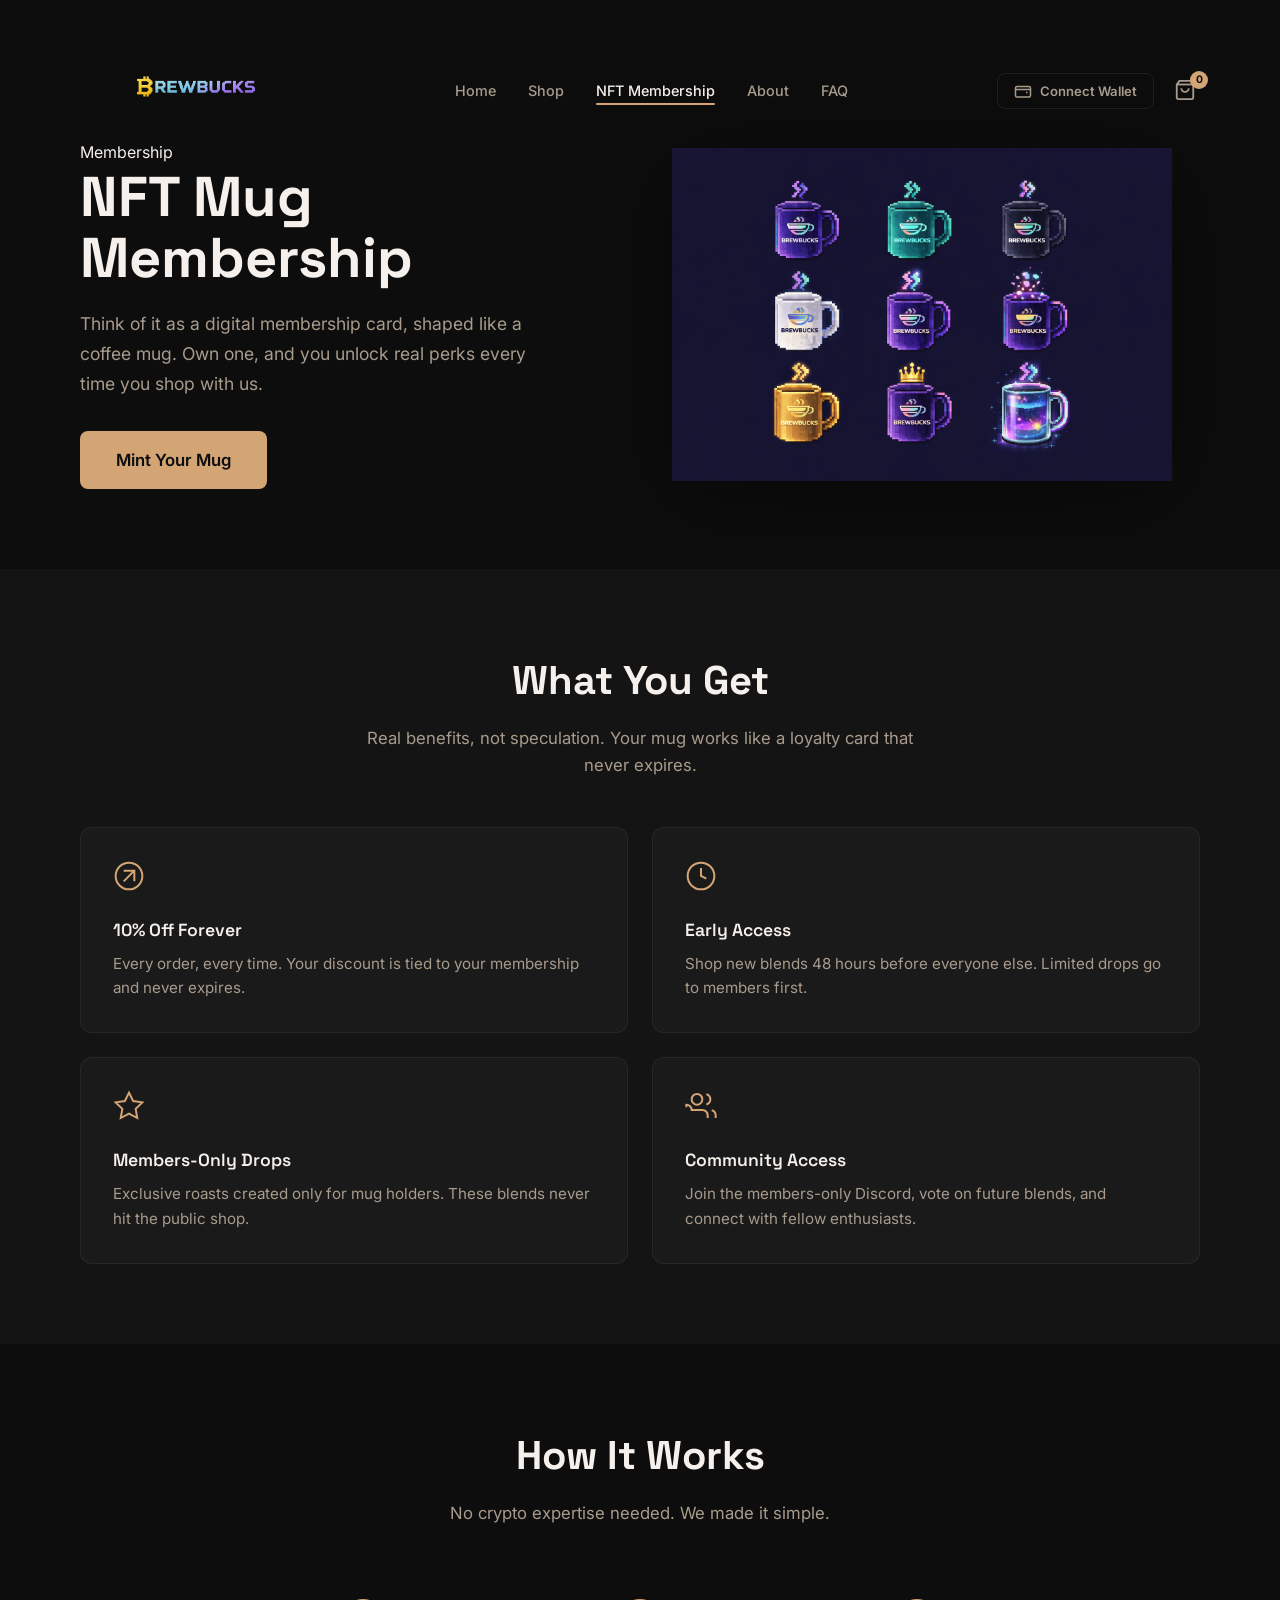
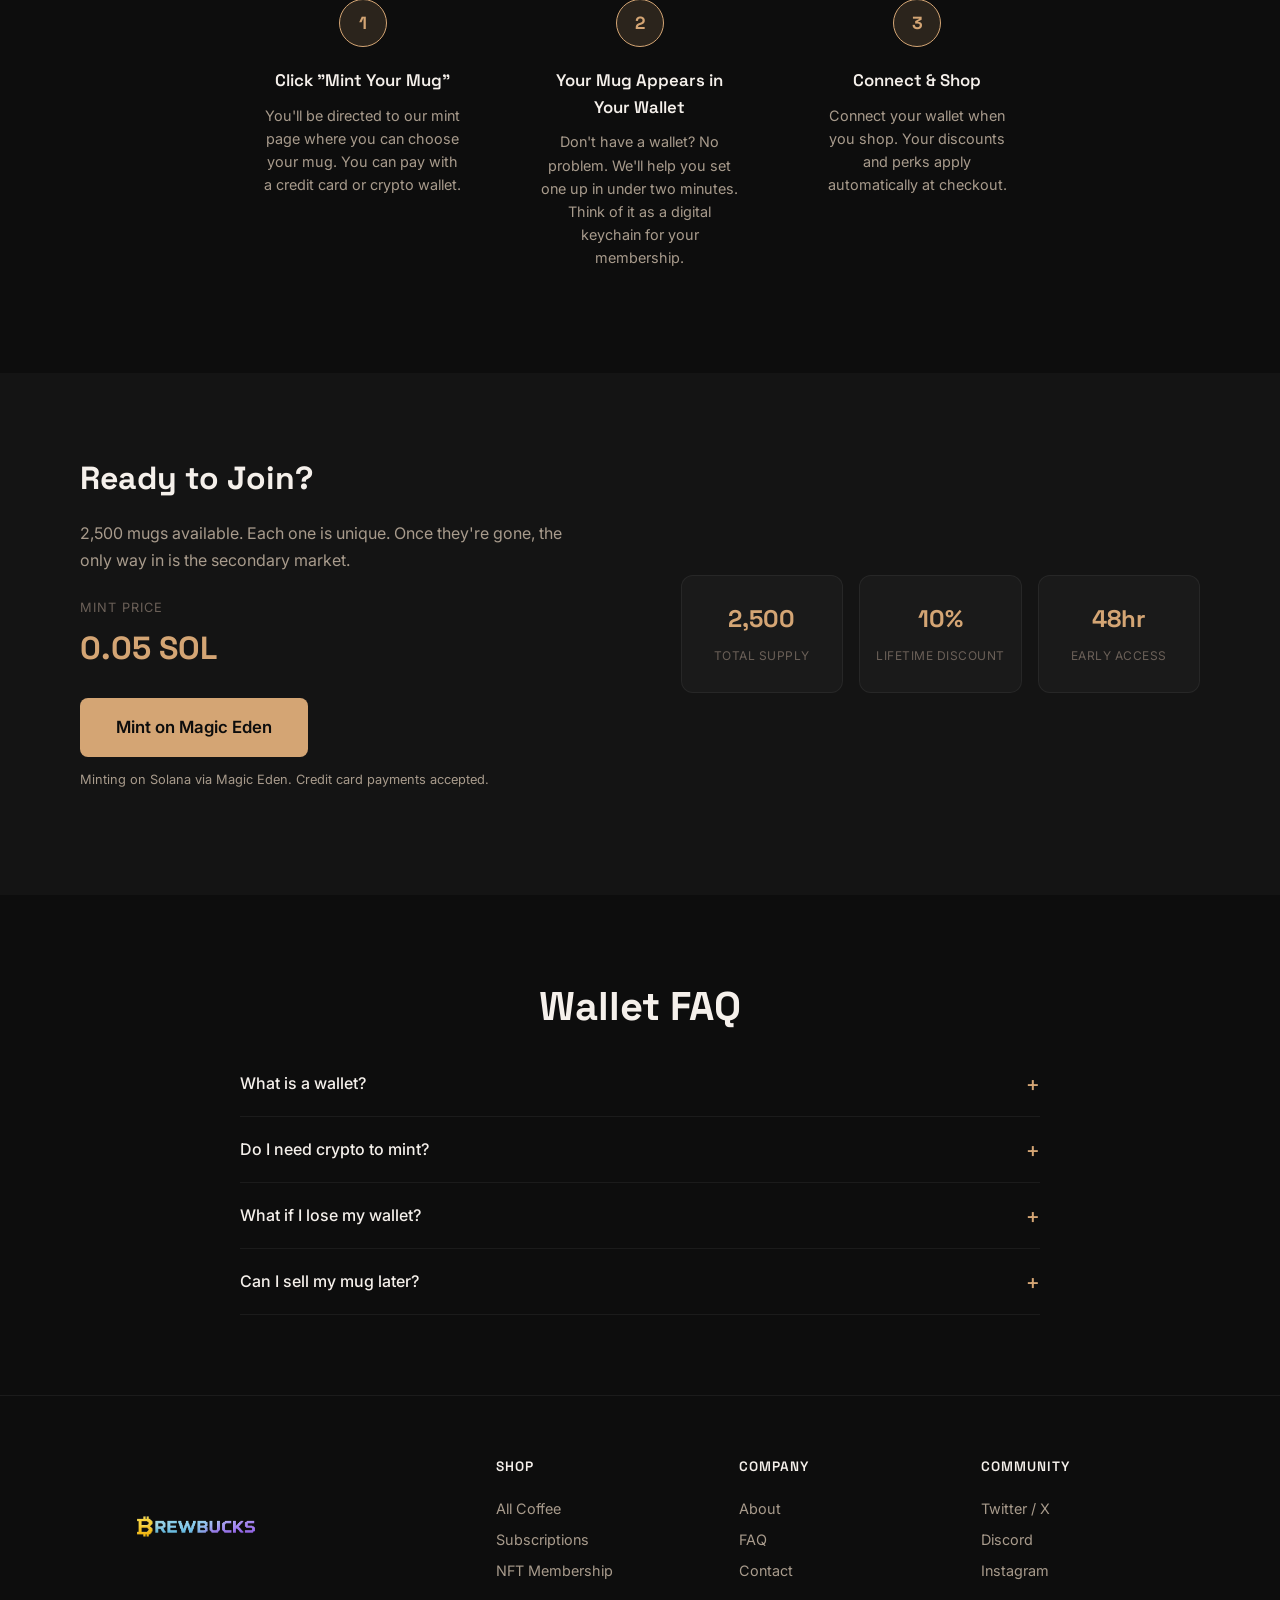
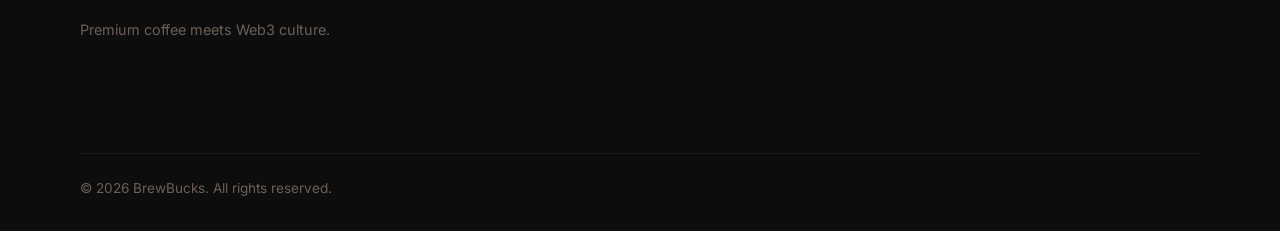
<file: pages/nft-membership.html>
<!DOCTYPE html>
<html lang="en">
<head>
  <meta charset="UTF-8">
  <meta name="viewport" content="width=device-width, initial-scale=1.0">
  <title>NFT Mug Membership — BrewBucks</title>
  <meta name="description" content="Join the BrewBucks NFT Mug Membership. Lifetime discounts, early access to limited blends, and members-only perks.">
  <link rel="preconnect" href="https://fonts.googleapis.com">
  <link rel="preconnect" href="https://fonts.gstatic.com" crossorigin>
  <link href="https://fonts.googleapis.com/css2?family=Inter:wght@400;500;600;700;800&family=Space+Grotesk:wght@500;600;700&display=swap" rel="stylesheet">
  <link rel="stylesheet" href="../css/style.css">
</head>
<body>
  <!-- Navigation -->
  <nav class="nav" id="nav">
    <div class="container nav__inner">
      <a href="../index.html" class="nav__logo">
        <img src="../images/logo2.png" alt="BrewBucks" class="nav__logo-img">
      </a>
      <button class="nav__toggle" id="navToggle" aria-label="Toggle navigation">
        <span></span><span></span><span></span>
      </button>
      <ul class="nav__links" id="navLinks">
        <li><a href="../index.html" class="nav__link">Home</a></li>
        <li><a href="shop.html" class="nav__link">Shop</a></li>
        <li><a href="nft-membership.html" class="nav__link active">NFT Membership</a></li>
        <li><a href="about.html" class="nav__link">About</a></li>
        <li><a href="faq.html" class="nav__link">FAQ</a></li>
      </ul>
      <div class="nav__actions">
        <button class="nav__wallet" id="walletBtn" aria-label="Connect wallet">
          <svg class="nav__wallet-icon" width="18" height="18" viewBox="0 0 24 24" fill="none" stroke="currentColor" stroke-width="2">
            <rect x="2" y="6" width="20" height="14" rx="2"/>
            <path d="M2 10h20"/>
            <path d="M16 14h2"/>
          </svg>
          <span class="nav__wallet-label" id="walletLabel">Connect Wallet</span>
        </button>
        <button class="nav__cart" id="cartBtn" aria-label="Shopping cart">
          <svg width="22" height="22" viewBox="0 0 24 24" fill="none" stroke="currentColor" stroke-width="2">
            <path d="M6 2L3 6v14a2 2 0 002 2h14a2 2 0 002-2V6l-3-4z"/>
            <line x1="3" y1="6" x2="21" y2="6"/>
            <path d="M16 10a4 4 0 01-8 0"/>
          </svg>
          <span class="nav__cart-count" id="cartCount">0</span>
        </button>
      </div>
    </div>
  </nav>

  <!-- NFT Hero -->
  <section class="nft-hero">
    <div class="hero__bg-effects">
      <div class="hero__glow hero__glow--1"></div>
      <div class="hero__glow hero__glow--2"></div>
    </div>
    <div class="container nft-hero__inner">
      <div class="nft-hero__content">
        <p class="hero__tag">Membership</p>
        <h1 class="nft-hero__title">NFT Mug Membership</h1>
        <p class="nft-hero__subtitle">Think of it as a digital membership card, shaped like a coffee mug. Own one, and you unlock real perks every time you shop with us.</p>
        <a href="#mint" class="btn btn--primary btn--large">Mint Your Mug</a>
      </div>
      <div class="nft-hero__mugs">
        <img src="../images/mug-collection.png" alt="BrewBucks NFT Mug Collection — 9 unique mug designs" class="nft-hero__collection-img">
      </div>
    </div>
  </section>

  <!-- What You Get -->
  <section class="nft-benefits">
    <div class="container">
      <h2 class="section-title">What You Get</h2>
      <p class="section-subtitle">Real benefits, not speculation. Your mug works like a loyalty card that never expires.</p>
      <div class="benefits-grid">
        <div class="benefit-card">
          <div class="benefit-card__icon">
            <svg width="32" height="32" viewBox="0 0 24 24" fill="none" stroke="currentColor" stroke-width="1.5">
              <circle cx="12" cy="12" r="10"/>
              <path d="M16 8l-8 8M8 8h8v8"/>
            </svg>
          </div>
          <h3>10% Off Forever</h3>
          <p>Every order, every time. Your discount is tied to your membership and never expires.</p>
        </div>
        <div class="benefit-card">
          <div class="benefit-card__icon">
            <svg width="32" height="32" viewBox="0 0 24 24" fill="none" stroke="currentColor" stroke-width="1.5">
              <circle cx="12" cy="12" r="10"/>
              <polyline points="12 6 12 12 16 14"/>
            </svg>
          </div>
          <h3>Early Access</h3>
          <p>Shop new blends 48 hours before everyone else. Limited drops go to members first.</p>
        </div>
        <div class="benefit-card">
          <div class="benefit-card__icon">
            <svg width="32" height="32" viewBox="0 0 24 24" fill="none" stroke="currentColor" stroke-width="1.5">
              <path d="M12 2l3.09 6.26L22 9.27l-5 4.87 1.18 6.88L12 17.77l-6.18 3.25L7 14.14 2 9.27l6.91-1.01L12 2z"/>
            </svg>
          </div>
          <h3>Members-Only Drops</h3>
          <p>Exclusive roasts created only for mug holders. These blends never hit the public shop.</p>
        </div>
        <div class="benefit-card">
          <div class="benefit-card__icon">
            <svg width="32" height="32" viewBox="0 0 24 24" fill="none" stroke="currentColor" stroke-width="1.5">
              <path d="M17 21v-2a4 4 0 00-4-4H5a4 4 0 00-4-4v2"/>
              <circle cx="9" cy="7" r="4"/>
              <path d="M23 21v-2a4 4 0 00-3-3.87M16 3.13a4 4 0 010 7.75"/>
            </svg>
          </div>
          <h3>Community Access</h3>
          <p>Join the members-only Discord, vote on future blends, and connect with fellow enthusiasts.</p>
        </div>
      </div>
    </div>
  </section>

  <!-- How It Works (NFT specific) -->
  <section class="nft-how-it-works">
    <div class="container">
      <h2 class="section-title">How It Works</h2>
      <p class="section-subtitle">No crypto expertise needed. We made it simple.</p>
      <div class="nft-steps">
        <div class="nft-step">
          <div class="nft-step__number">1</div>
          <h3>Click "Mint Your Mug"</h3>
          <p>You'll be directed to our mint page where you can choose your mug. You can pay with a credit card or crypto wallet.</p>
        </div>
        <div class="nft-step">
          <div class="nft-step__number">2</div>
          <h3>Your Mug Appears in Your Wallet</h3>
          <p>Don't have a wallet? No problem. We'll help you set one up in under two minutes. Think of it as a digital keychain for your membership.</p>
        </div>
        <div class="nft-step">
          <div class="nft-step__number">3</div>
          <h3>Connect &amp; Shop</h3>
          <p>Connect your wallet when you shop. Your discounts and perks apply automatically at checkout.</p>
        </div>
      </div>
    </div>
  </section>

  <!-- Mint CTA -->
  <section class="mint-cta" id="mint">
    <div class="container">
      <div class="mint-cta__inner">
        <div class="mint-cta__content">
          <h2>Ready to Join?</h2>
          <p>2,500 mugs available. Each one is unique. Once they're gone, the only way in is the secondary market.</p>
          <div class="mint-cta__price">
            <span class="mint-cta__price-label">Mint Price</span>
            <span class="mint-cta__price-value">0.05 SOL</span>
          </div>
          <!-- Placeholder: Replace href with Magic Eden mint link -->
          <a href="#" class="btn btn--primary btn--large" id="mintBtn" target="_blank" rel="noopener">Mint on Magic Eden</a>
          <p class="mint-cta__note">Minting on Solana via Magic Eden. Credit card payments accepted.</p>
        </div>
        <div class="mint-cta__stats">
          <div class="stat-box">
            <span class="stat-box__value">2,500</span>
            <span class="stat-box__label">Total Supply</span>
          </div>
          <div class="stat-box">
            <span class="stat-box__value">10%</span>
            <span class="stat-box__label">Lifetime Discount</span>
          </div>
          <div class="stat-box">
            <span class="stat-box__value">48hr</span>
            <span class="stat-box__label">Early Access</span>
          </div>
        </div>
      </div>
    </div>
  </section>

  <!-- Wallet FAQ -->
  <section class="wallet-faq">
    <div class="container">
      <h2 class="section-title">Wallet FAQ</h2>
      <div class="faq-list">
        <div class="faq-item">
          <button class="faq-item__question">
            What is a wallet?
            <span class="faq-item__icon">+</span>
          </button>
          <div class="faq-item__answer">
            <p>A digital wallet is like a secure account that holds your membership NFT. Think of it as a digital keychain. We recommend Phantom wallet, which takes about two minutes to set up.</p>
          </div>
        </div>
        <div class="faq-item">
          <button class="faq-item__question">
            Do I need crypto to mint?
            <span class="faq-item__icon">+</span>
          </button>
          <div class="faq-item__answer">
            <p>No. You can pay with a credit card directly through Magic Eden. If you prefer using crypto, you'll need a small amount of SOL (Solana's currency).</p>
          </div>
        </div>
        <div class="faq-item">
          <button class="faq-item__question">
            What if I lose my wallet?
            <span class="faq-item__icon">+</span>
          </button>
          <div class="faq-item__answer">
            <p>When you create a wallet, you'll get a recovery phrase (a set of words). Store it safely. With that phrase, you can always recover your wallet and your mug.</p>
          </div>
        </div>
        <div class="faq-item">
          <button class="faq-item__question">
            Can I sell my mug later?
            <span class="faq-item__icon">+</span>
          </button>
          <div class="faq-item__answer">
            <p>Yes. Your mug is yours. You can sell it on any Solana NFT marketplace. The new owner will receive all the membership benefits.</p>
          </div>
        </div>
      </div>
    </div>
  </section>

  <!-- Footer -->
  <footer class="footer">
    <div class="container footer__inner">
      <div class="footer__brand">
        <a href="../index.html" class="nav__logo">
          <img src="../images/logo2.png" alt="BrewBucks" class="nav__logo-img">
        </a>
        <p class="footer__tagline">Premium coffee meets Web3 culture.</p>
      </div>
      <div class="footer__links">
        <div class="footer__col">
          <h4>Shop</h4>
          <a href="shop.html">All Coffee</a>
          <a href="shop.html#subscriptions">Subscriptions</a>
          <a href="nft-membership.html">NFT Membership</a>
        </div>
        <div class="footer__col">
          <h4>Company</h4>
          <a href="about.html">About</a>
          <a href="faq.html">FAQ</a>
          <a href="#">Contact</a>
        </div>
        <div class="footer__col">
          <h4>Community</h4>
          <a href="#" target="_blank" rel="noopener">Twitter / X</a>
          <a href="#" target="_blank" rel="noopener">Discord</a>
          <a href="#" target="_blank" rel="noopener">Instagram</a>
        </div>
      </div>
      <div class="footer__bottom">
        <p>&copy; 2026 BrewBucks. All rights reserved.</p>
      </div>
    </div>
  </footer>

  <script src="../js/main.js"></script>
</body>
</html>
</file>
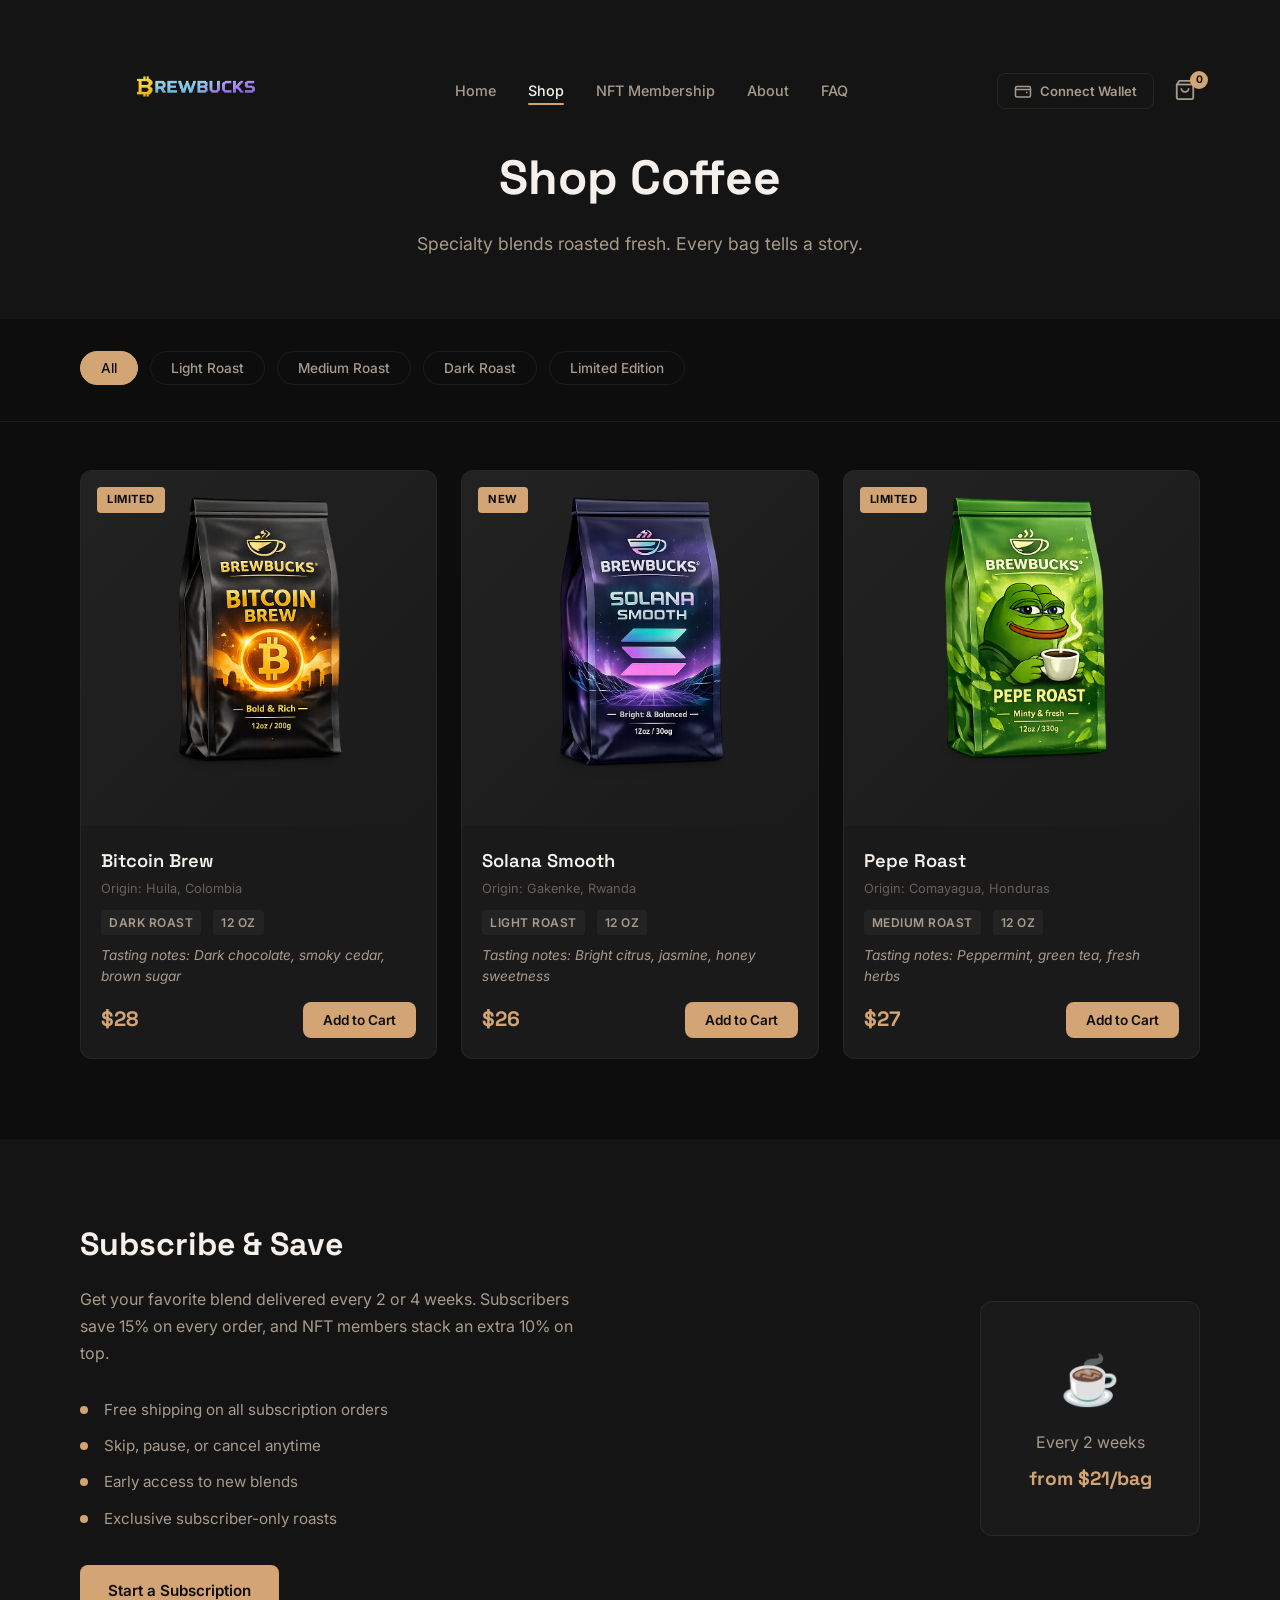
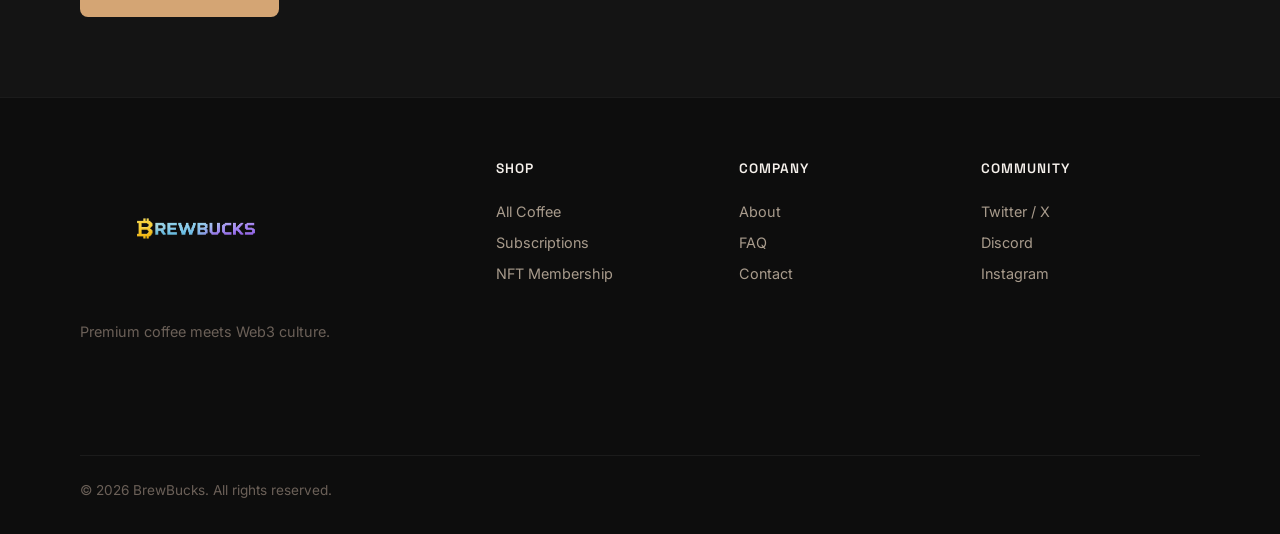
<file: pages/shop.html>
<!DOCTYPE html>
<html lang="en">
<head>
  <meta charset="UTF-8">
  <meta name="viewport" content="width=device-width, initial-scale=1.0">
  <title>Shop Coffee — BrewBucks</title>
  <meta name="description" content="Shop premium seasonal coffee blends from BrewBucks. Bold flavors, unique origins, and exclusive membership perks.">
  <link rel="preconnect" href="https://fonts.googleapis.com">
  <link rel="preconnect" href="https://fonts.gstatic.com" crossorigin>
  <link href="https://fonts.googleapis.com/css2?family=Inter:wght@400;500;600;700;800&family=Space+Grotesk:wght@500;600;700&display=swap" rel="stylesheet">
  <link rel="stylesheet" href="../css/style.css">
</head>
<body>
  <!-- Navigation -->
  <nav class="nav" id="nav">
    <div class="container nav__inner">
      <a href="../index.html" class="nav__logo">
        <img src="../images/logo2.png" alt="BrewBucks" class="nav__logo-img">
      </a>
      <button class="nav__toggle" id="navToggle" aria-label="Toggle navigation">
        <span></span><span></span><span></span>
      </button>
      <ul class="nav__links" id="navLinks">
        <li><a href="../index.html" class="nav__link">Home</a></li>
        <li><a href="shop.html" class="nav__link active">Shop</a></li>
        <li><a href="nft-membership.html" class="nav__link">NFT Membership</a></li>
        <li><a href="about.html" class="nav__link">About</a></li>
        <li><a href="faq.html" class="nav__link">FAQ</a></li>
      </ul>
      <div class="nav__actions">
        <button class="nav__wallet" id="walletBtn" aria-label="Connect wallet">
          <svg class="nav__wallet-icon" width="18" height="18" viewBox="0 0 24 24" fill="none" stroke="currentColor" stroke-width="2">
            <rect x="2" y="6" width="20" height="14" rx="2"/>
            <path d="M2 10h20"/>
            <path d="M16 14h2"/>
          </svg>
          <span class="nav__wallet-label" id="walletLabel">Connect Wallet</span>
        </button>
        <button class="nav__cart" id="cartBtn" aria-label="Shopping cart">
          <svg width="22" height="22" viewBox="0 0 24 24" fill="none" stroke="currentColor" stroke-width="2">
            <path d="M6 2L3 6v14a2 2 0 002 2h14a2 2 0 002-2V6l-3-4z"/>
            <line x1="3" y1="6" x2="21" y2="6"/>
            <path d="M16 10a4 4 0 01-8 0"/>
          </svg>
          <span class="nav__cart-count" id="cartCount">0</span>
        </button>
      </div>
    </div>
  </nav>

  <!-- Shop Header -->
  <section class="page-header">
    <div class="container">
      <h1 class="page-header__title">Shop Coffee</h1>
      <p class="page-header__subtitle">Specialty blends roasted fresh. Every bag tells a story.</p>
    </div>
  </section>

  <!-- Filter Bar -->
  <section class="shop-filters">
    <div class="container">
      <div class="shop-filters__inner">
        <button class="filter-btn active" data-filter="all">All</button>
        <button class="filter-btn" data-filter="light">Light Roast</button>
        <button class="filter-btn" data-filter="medium">Medium Roast</button>
        <button class="filter-btn" data-filter="dark">Dark Roast</button>
        <button class="filter-btn" data-filter="limited">Limited Edition</button>
      </div>
    </div>
  </section>

  <!-- Product Grid -->
  <section class="product-grid-section">
    <div class="container">
      <div class="product-grid">

        <!-- Product 1: Bitcoin Brew -->
        <div class="product-card" data-category="dark limited" data-product-id="bitcoin-brew">
          <div class="product-card__badge">Limited</div>
          <div class="product-card__image">
            <img src="../images/bitcoin-brew.png" alt="Bitcoin Brew coffee bag">
          </div>
          <div class="product-card__body">
            <h3 class="product-card__name">Bitcoin Brew</h3>
            <p class="product-card__origin">Origin: Huila, Colombia</p>
            <div class="product-card__details">
              <span class="product-card__roast">Dark Roast</span>
              <span class="product-card__weight">12 oz</span>
            </div>
            <p class="product-card__notes">Tasting notes: Dark chocolate, smoky cedar, brown sugar</p>
            <div class="product-card__footer">
              <span class="product-card__price">$28</span>
              <button class="btn btn--small btn--primary add-to-cart" data-name="Bitcoin Brew" data-price="28">Add to Cart</button>
            </div>
          </div>
        </div>

        <!-- Product 2: Solana Smooth -->
        <div class="product-card" data-category="light limited" data-product-id="solana-smooth">
          <div class="product-card__badge">New</div>
          <div class="product-card__image">
            <img src="../images/solana-smooth.png" alt="Solana Smooth coffee bag">
          </div>
          <div class="product-card__body">
            <h3 class="product-card__name">Solana Smooth</h3>
            <p class="product-card__origin">Origin: Gakenke, Rwanda</p>
            <div class="product-card__details">
              <span class="product-card__roast">Light Roast</span>
              <span class="product-card__weight">12 oz</span>
            </div>
            <p class="product-card__notes">Tasting notes: Bright citrus, jasmine, honey sweetness</p>
            <div class="product-card__footer">
              <span class="product-card__price">$26</span>
              <button class="btn btn--small btn--primary add-to-cart" data-name="Solana Smooth" data-price="26">Add to Cart</button>
            </div>
          </div>
        </div>

        <!-- Product 3: Pepe Roast -->
        <div class="product-card" data-category="medium limited" data-product-id="pepe-roast">
          <div class="product-card__badge">Limited</div>
          <div class="product-card__image">
            <img src="../images/pepe-roast.png" alt="Pepe Roast coffee bag">
          </div>
          <div class="product-card__body">
            <h3 class="product-card__name">Pepe Roast</h3>
            <p class="product-card__origin">Origin: Comayagua, Honduras</p>
            <div class="product-card__details">
              <span class="product-card__roast">Medium Roast</span>
              <span class="product-card__weight">12 oz</span>
            </div>
            <p class="product-card__notes">Tasting notes: Peppermint, green tea, fresh herbs</p>
            <div class="product-card__footer">
              <span class="product-card__price">$27</span>
              <button class="btn btn--small btn--primary add-to-cart" data-name="Pepe Roast" data-price="27">Add to Cart</button>
            </div>
          </div>
        </div>

      </div>
    </div>
  </section>

  <!-- Subscription CTA -->
  <section class="subscription-cta" id="subscriptions">
    <div class="container">
      <div class="subscription-cta__inner">
        <div class="subscription-cta__content">
          <h2>Subscribe &amp; Save</h2>
          <p>Get your favorite blend delivered every 2 or 4 weeks. Subscribers save 15% on every order, and NFT members stack an extra 10% on top.</p>
          <ul class="subscription-cta__perks">
            <li>Free shipping on all subscription orders</li>
            <li>Skip, pause, or cancel anytime</li>
            <li>Early access to new blends</li>
            <li>Exclusive subscriber-only roasts</li>
          </ul>
          <a href="#" class="btn btn--primary">Start a Subscription</a>
        </div>
        <div class="subscription-cta__visual">
          <div class="subscription-visual-box">
            <div class="subscription-visual-box__icon">&#9749;</div>
            <p>Every 2 weeks</p>
            <span class="subscription-visual-box__price">from $21/bag</span>
          </div>
        </div>
      </div>
    </div>
  </section>

  <!-- Footer -->
  <footer class="footer">
    <div class="container footer__inner">
      <div class="footer__brand">
        <a href="../index.html" class="nav__logo">
          <img src="../images/logo2.png" alt="BrewBucks" class="nav__logo-img">
        </a>
        <p class="footer__tagline">Premium coffee meets Web3 culture.</p>
      </div>
      <div class="footer__links">
        <div class="footer__col">
          <h4>Shop</h4>
          <a href="shop.html">All Coffee</a>
          <a href="shop.html#subscriptions">Subscriptions</a>
          <a href="nft-membership.html">NFT Membership</a>
        </div>
        <div class="footer__col">
          <h4>Company</h4>
          <a href="about.html">About</a>
          <a href="faq.html">FAQ</a>
          <a href="#">Contact</a>
        </div>
        <div class="footer__col">
          <h4>Community</h4>
          <a href="#" target="_blank" rel="noopener">Twitter / X</a>
          <a href="#" target="_blank" rel="noopener">Discord</a>
          <a href="#" target="_blank" rel="noopener">Instagram</a>
        </div>
      </div>
      <div class="footer__bottom">
        <p>&copy; 2026 BrewBucks. All rights reserved.</p>
      </div>
    </div>
  </footer>

  <script src="../js/main.js"></script>
</body>
</html>
</file>
<file: css/style.css>
/* ===========================
   BrewBucks Design System
   Dark theme + warm coffee accents
   Mobile-first responsive
   =========================== */

/* --- Reset & Variables --- */
*, *::before, *::after {
  margin: 0;
  padding: 0;
  box-sizing: border-box;
}

:root {
  /* Colors */
  --bg-primary: #0D0D0D;
  --bg-secondary: #141414;
  --bg-card: #1A1A1A;
  --bg-elevated: #222222;

  --text-primary: #F5F0EB;
  --text-secondary: #A89B8C;
  --text-muted: #6B6058;

  --accent-primary: #D4A574;
  --accent-hover: #E8B86D;
  --accent-warm: #C69749;
  --accent-glow: rgba(212, 165, 116, 0.15);

  --border-subtle: rgba(212, 165, 116, 0.12);
  --border-card: rgba(255, 255, 255, 0.06);

  /* Typography */
  --font-display: 'Space Grotesk', sans-serif;
  --font-body: 'Inter', sans-serif;

  /* Spacing */
  --container-max: 1200px;
  --section-padding: 80px;
  --card-radius: 12px;

  /* Transitions */
  --transition-fast: 150ms ease;
  --transition-base: 250ms ease;
  --transition-slow: 400ms ease;
}

html {
  scroll-behavior: smooth;
  -webkit-font-smoothing: antialiased;
  -moz-osx-font-smoothing: grayscale;
}

body {
  font-family: var(--font-body);
  background: var(--bg-primary);
  color: var(--text-primary);
  line-height: 1.6;
  overflow-x: hidden;
}

img {
  max-width: 100%;
  display: block;
}

a {
  color: inherit;
  text-decoration: none;
}

button {
  font-family: inherit;
  cursor: pointer;
  border: none;
  background: none;
}

ul {
  list-style: none;
}

/* --- Container --- */
.container {
  max-width: var(--container-max);
  margin: 0 auto;
  padding: 0 20px;
}

@media (min-width: 768px) {
  .container {
    padding: 0 40px;
  }
}

/* --- Typography --- */
.section-title {
  font-family: var(--font-display);
  font-size: clamp(1.75rem, 4vw, 2.5rem);
  font-weight: 700;
  text-align: center;
  margin-bottom: 12px;
}

.section-subtitle {
  text-align: center;
  color: var(--text-secondary);
  font-size: 1.05rem;
  max-width: 560px;
  margin: 0 auto 48px;
}

/* --- Buttons --- */
.btn {
  display: inline-flex;
  align-items: center;
  justify-content: center;
  font-family: var(--font-body);
  font-weight: 600;
  font-size: 0.95rem;
  padding: 14px 28px;
  border-radius: 8px;
  transition: all var(--transition-base);
  border: none;
  cursor: pointer;
  text-decoration: none;
}

.btn--primary {
  background: var(--accent-primary);
  color: var(--bg-primary);
}

.btn--primary:hover {
  background: var(--accent-hover);
  transform: translateY(-1px);
  box-shadow: 0 4px 20px rgba(212, 165, 116, 0.3);
}

.btn--secondary {
  background: transparent;
  color: var(--accent-primary);
  border: 1.5px solid var(--accent-primary);
}

.btn--secondary:hover {
  background: var(--accent-glow);
  transform: translateY(-1px);
}

.btn--small {
  padding: 10px 20px;
  font-size: 0.85rem;
}

.btn--large {
  padding: 16px 36px;
  font-size: 1.05rem;
}

/* ===========================
   Navigation
   =========================== */
.nav {
  position: fixed;
  top: 0;
  left: 0;
  right: 0;
  z-index: 100;
  padding: 16px 0;
  transition: background var(--transition-base), box-shadow var(--transition-base);
  background: transparent;
}

.nav--scrolled {
  background: rgba(13, 13, 13, 0.6);
  backdrop-filter: blur(12px);
  -webkit-backdrop-filter: blur(12px);
}

.nav__inner {
  display: flex;
  align-items: center;
  justify-content: space-between;
}

.nav__logo {
  display: flex;
  align-items: center;
  gap: 10px;
  font-family: var(--font-display);
  font-weight: 700;
  font-size: 1.3rem;
  color: var(--text-primary);
  z-index: 101;
}

.nav__logo-img {
  height: 150px;
  width: auto;
}

.nav__links {
  display: flex;
  align-items: center;
  gap: 32px;
}

.nav__link {
  font-size: 0.9rem;
  font-weight: 500;
  color: var(--text-secondary);
  transition: color var(--transition-fast);
  position: relative;
}

.nav__link:hover,
.nav__link.active {
  color: var(--text-primary);
}

.nav__link.active::after {
  content: '';
  position: absolute;
  bottom: -6px;
  left: 0;
  right: 0;
  height: 2px;
  background: var(--accent-primary);
  border-radius: 1px;
}

.nav__actions {
  display: flex;
  align-items: center;
  gap: 16px;
  z-index: 101;
}

/* Wallet Button */
.nav__wallet {
  display: flex;
  align-items: center;
  gap: 8px;
  padding: 8px 16px;
  border-radius: 8px;
  border: 1.5px solid var(--border-subtle);
  color: var(--text-secondary);
  font-size: 0.82rem;
  font-weight: 600;
  transition: all var(--transition-base);
  white-space: nowrap;
}

.nav__wallet:hover {
  color: var(--text-primary);
  border-color: var(--accent-primary);
  background: var(--accent-glow);
}

.nav__wallet--connected {
  border-color: var(--accent-primary);
  color: var(--accent-primary);
  background: var(--accent-glow);
}

.nav__wallet--connected:hover {
  border-color: #e87c7c;
  color: #e87c7c;
  background: rgba(232, 124, 124, 0.1);
}

.nav__wallet-icon {
  flex-shrink: 0;
}

.nav__wallet-label {
  font-family: var(--font-body);
}

.nav__wallet--connected .nav__wallet-label {
  font-family: 'SF Mono', 'Fira Code', monospace;
  letter-spacing: 0.02em;
}

@media (max-width: 767px) {
  .nav__wallet {
    padding: 6px 12px;
    font-size: 0.75rem;
    gap: 6px;
  }

  .nav__wallet-icon {
    width: 14px;
    height: 14px;
  }
}

.nav__cart {
  position: relative;
  color: var(--text-secondary);
  transition: color var(--transition-fast);
  padding: 4px;
}

.nav__cart:hover {
  color: var(--text-primary);
}

.nav__cart-count {
  position: absolute;
  top: -4px;
  right: -8px;
  background: var(--accent-primary);
  color: var(--bg-primary);
  font-size: 0.65rem;
  font-weight: 700;
  width: 18px;
  height: 18px;
  border-radius: 50%;
  display: flex;
  align-items: center;
  justify-content: center;
}

/* Mobile nav toggle */
.nav__toggle {
  display: none;
  flex-direction: column;
  gap: 5px;
  padding: 4px;
  z-index: 101;
}

.nav__toggle span {
  display: block;
  width: 22px;
  height: 2px;
  background: var(--text-primary);
  transition: all var(--transition-base);
  border-radius: 1px;
}

.nav__toggle.active span:nth-child(1) {
  transform: rotate(45deg) translate(5px, 5px);
}

.nav__toggle.active span:nth-child(2) {
  opacity: 0;
}

.nav__toggle.active span:nth-child(3) {
  transform: rotate(-45deg) translate(5px, -5px);
}

@media (max-width: 768px) {
  .nav__toggle {
    display: flex;
  }

  .nav__links {
    position: fixed;
    top: 0;
    left: 0;
    right: 0;
    bottom: 0;
    background: var(--bg-primary);
    flex-direction: column;
    justify-content: center;
    gap: 36px;
    opacity: 0;
    pointer-events: none;
    transition: opacity var(--transition-base);
  }

  .nav__links.active {
    opacity: 1;
    pointer-events: all;
  }

  .nav__link {
    font-size: 1.25rem;
  }

  .nav__link.active::after {
    display: none;
  }
}

/* ===========================
   Hero Home (Wimp-inspired)
   =========================== */
.hero-home {
  min-height: 100vh;
  display: flex;
  align-items: center;
  justify-content: center;
  padding: 140px 0 80px;
  text-align: center;
  position: relative;
  background: url('../images/hero-bg.png') center/cover no-repeat var(--bg-primary);
}

.hero-home::before {
  content: '';
  position: absolute;
  inset: 0;
  background: rgba(13, 13, 13, 0.82);
  z-index: 0;
}

.hero-home__inner {
  max-width: 720px;
  margin: 0 auto;
  position: relative;
  z-index: 1;
}

.hero-home__strike {
  font-size: 0.95rem;
  color: var(--text-muted);
  margin-bottom: 24px;
  letter-spacing: 0.5px;
}

.hero-home__strike s {
  text-decoration: line-through;
  text-decoration-color: var(--accent-primary);
  text-decoration-thickness: 2px;
}

.hero-home__title {
  font-family: var(--font-display);
  font-size: clamp(2.8rem, 7vw, 5rem);
  font-weight: 800;
  line-height: 1.05;
  margin-bottom: 24px;
  letter-spacing: -0.03em;
}

.hero-home__subtitle {
  font-size: 1.1rem;
  color: var(--text-secondary);
  max-width: 580px;
  margin: 0 auto 36px;
  line-height: 1.7;
}

.hero-home__form {
  display: flex;
  gap: 12px;
  max-width: 480px;
  margin: 0 auto;
}

@media (max-width: 480px) {
  .hero-home__form {
    flex-direction: column;
  }
}

.hero-home__input {
  flex: 1;
  padding: 14px 18px;
  background: var(--bg-card);
  border: 1px solid var(--border-card);
  border-radius: 8px;
  color: var(--text-primary);
  font-size: 0.95rem;
  font-family: var(--font-body);
  transition: border-color var(--transition-fast);
}

.hero-home__input::placeholder {
  color: var(--text-muted);
}

.hero-home__input:focus {
  outline: none;
  border-color: var(--accent-primary);
}

.hero-home__note {
  font-size: 0.8rem;
  color: var(--text-muted);
  margin-top: 14px;
}

.hero-home__note--success {
  color: #4ADE80;
}

/* ===========================
   Featured Coffees (3-up)
   =========================== */
.featured-coffees {
  padding: var(--section-padding) 0;
  background: var(--bg-secondary);
}

.featured-coffees__grid {
  display: grid;
  grid-template-columns: 1fr;
  gap: 40px;
  max-width: 1400px;
  margin: 0 auto;
}

@media (min-width: 600px) {
  .featured-coffees__grid {
    grid-template-columns: repeat(3, 1fr);
    gap: 48px;
  }
}

.coffee-bag-card {
  text-align: center;
  transition: transform var(--transition-base);
}

.coffee-bag-card:hover {
  transform: translateY(-8px);
}

.coffee-bag-visual {
  max-width: 100%;
  margin: 0 auto 20px;
}

.coffee-bag-visual svg,
.coffee-bag-visual img {
  width: 100%;
  height: auto;
  filter: drop-shadow(0 12px 32px rgba(0, 0, 0, 0.4));
}

.coffee-bag-card h3 {
  font-family: var(--font-display);
  font-size: 1.15rem;
  font-weight: 600;
  margin-bottom: 4px;
}

.coffee-bag-card p {
  font-size: 0.9rem;
  color: var(--text-secondary);
}

/* ===========================
   Founder Story
   =========================== */
.founder-story {
  padding: var(--section-padding) 0;
}

.founder-story__card {
  display: grid;
  grid-template-columns: 1fr;
  gap: 32px;
  align-items: start;
  background: var(--bg-card);
  border: 1px solid var(--border-card);
  border-radius: var(--card-radius);
  padding: 40px 32px;
  max-width: 800px;
  margin: 32px auto 0;
}

@media (min-width: 600px) {
  .founder-story__card {
    grid-template-columns: auto 1fr;
    gap: 40px;
    padding: 48px 40px;
  }
}

.founder-story__avatar-placeholder {
  width: 80px;
  height: 80px;
  border-radius: 50%;
  background: var(--accent-glow);
  border: 2px solid var(--accent-primary);
  display: flex;
  align-items: center;
  justify-content: center;
  font-family: var(--font-display);
  font-weight: 700;
  font-size: 1.3rem;
  color: var(--accent-primary);
  margin: 0 auto;
}

@media (min-width: 600px) {
  .founder-story__avatar-placeholder {
    margin: 0;
  }
}

.founder-story__content p {
  color: var(--text-secondary);
  line-height: 1.8;
  margin-bottom: 16px;
  font-size: 0.95rem;
}

.founder-story__content p strong {
  color: var(--text-primary);
}

.founder-story__signature {
  font-family: var(--font-display);
  font-weight: 600;
  color: var(--accent-primary) !important;
  margin-top: 8px;
}

/* ===========================
   Our Promise
   =========================== */
.our-promise {
  padding: var(--section-padding) 0;
  background: var(--bg-secondary);
}

.promise-grid {
  display: grid;
  grid-template-columns: 1fr;
  gap: 20px;
}

@media (min-width: 600px) {
  .promise-grid {
    grid-template-columns: repeat(2, 1fr);
  }
}

@media (min-width: 900px) {
  .promise-grid {
    grid-template-columns: repeat(3, 1fr);
  }
}

.promise-card {
  background: var(--bg-card);
  border: 1px solid var(--border-card);
  border-radius: var(--card-radius);
  padding: 28px;
  transition: transform var(--transition-base), box-shadow var(--transition-base);
}

.promise-card:hover {
  transform: translateY(-4px);
  box-shadow: 0 8px 32px rgba(0, 0, 0, 0.2);
}

.promise-card__icon {
  color: var(--accent-primary);
  margin-bottom: 16px;
}

.promise-card h3 {
  font-family: var(--font-display);
  font-size: 1.05rem;
  font-weight: 600;
  margin-bottom: 8px;
}

.promise-card p {
  color: var(--text-secondary);
  font-size: 0.9rem;
  line-height: 1.6;
}

/* ===========================
   Coffee Showcase (Alternating)
   =========================== */
.coffee-showcase {
  padding: var(--section-padding) 0;
}

.showcase-item {
  display: grid;
  grid-template-columns: 1fr;
  gap: 40px;
  align-items: center;
  padding: 48px 0;
  border-bottom: 1px solid var(--border-card);
}

.showcase-item:last-child {
  border-bottom: none;
}

@media (min-width: 768px) {
  .showcase-item {
    grid-template-columns: 1fr 1fr;
    gap: 64px;
    padding: 64px 0;
  }
}

.showcase-item__image {
  max-width: 100%;
  margin: 0 auto;
}

.showcase-item__image svg,
.showcase-item__image img {
  width: 100%;
  height: auto;
  filter: drop-shadow(0 16px 48px rgba(0, 0, 0, 0.5));
  transition: transform var(--transition-slow);
}

.showcase-item:hover .showcase-item__image svg,
.showcase-item:hover .showcase-item__image img {
  transform: translateY(-6px);
}

@media (min-width: 768px) {
  .showcase-item--reversed {
    direction: rtl;
  }

  .showcase-item--reversed > * {
    direction: ltr;
  }
}

.showcase-item__name {
  font-family: var(--font-display);
  font-size: clamp(1.5rem, 3vw, 2rem);
  font-weight: 700;
  margin-bottom: 12px;
}

.showcase-item__desc {
  color: var(--text-secondary);
  font-size: 1rem;
  line-height: 1.7;
  margin-bottom: 16px;
  max-width: 440px;
}

.showcase-item__price {
  font-family: var(--font-display);
  font-size: 1.8rem;
  font-weight: 700;
  color: var(--accent-primary);
  margin-bottom: 24px;
}

.showcase-item__meta {
  margin-bottom: 28px;
}

.showcase-item__meta-row {
  display: flex;
  justify-content: space-between;
  padding: 10px 0;
  border-bottom: 1px solid var(--border-card);
  font-size: 0.9rem;
}

.showcase-item__meta-row:last-child {
  border-bottom: none;
}

.showcase-item__meta-label {
  color: var(--text-muted);
  text-transform: uppercase;
  font-size: 0.75rem;
  font-weight: 600;
  letter-spacing: 0.5px;
}

.showcase-item__meta-value {
  color: var(--text-secondary);
  text-align: right;
}

/* ===========================
   Sourcing Note
   =========================== */
.sourcing-note {
  padding: 48px 0;
  background: var(--bg-secondary);
}

.sourcing-note__inner {
  max-width: 640px;
  margin: 0 auto;
  text-align: center;
}

.sourcing-note__inner p {
  color: var(--text-muted);
  font-size: 0.9rem;
  line-height: 1.7;
  font-style: italic;
}

/* ===========================
   Page Header
   =========================== */
.page-header {
  padding: 140px 0 60px;
  text-align: center;
  background: var(--bg-secondary);
}

.page-header--tall {
  padding: 140px 0 80px;
}

.page-header__title {
  font-family: var(--font-display);
  font-size: clamp(2rem, 5vw, 3rem);
  font-weight: 800;
  margin-bottom: 12px;
}

.page-header__subtitle {
  color: var(--text-secondary);
  font-size: 1.1rem;
  max-width: 560px;
  margin: 0 auto;
  line-height: 1.7;
}

/* ===========================
   Email Capture (used on sub-pages)
   =========================== */
.email-capture {
  padding: var(--section-padding) 0;
  background: var(--bg-secondary);
}

.email-capture__inner {
  text-align: center;
  max-width: 560px;
  margin: 0 auto;
}

.email-capture__title {
  font-family: var(--font-display);
  font-size: clamp(1.5rem, 3vw, 2rem);
  font-weight: 700;
  margin-bottom: 12px;
}

.email-capture__text {
  color: var(--text-secondary);
  margin-bottom: 28px;
}

.email-capture__form {
  display: flex;
  gap: 12px;
  max-width: 460px;
  margin: 0 auto;
}

@media (max-width: 480px) {
  .email-capture__form {
    flex-direction: column;
  }
}

.email-capture__input {
  flex: 1;
  padding: 14px 18px;
  background: var(--bg-card);
  border: 1px solid var(--border-card);
  border-radius: 8px;
  color: var(--text-primary);
  font-size: 0.95rem;
  font-family: var(--font-body);
  transition: border-color var(--transition-fast);
}

.email-capture__input::placeholder {
  color: var(--text-muted);
}

.email-capture__input:focus {
  outline: none;
  border-color: var(--accent-primary);
}

.email-capture__note {
  font-size: 0.8rem;
  color: var(--text-muted);
  margin-top: 12px;
}

.email-capture__note--success {
  color: #4ADE80;
}

/* ===========================
   Shop Filters
   =========================== */
.shop-filters {
  padding: 32px 0;
  border-bottom: 1px solid var(--border-card);
}

.shop-filters__inner {
  display: flex;
  gap: 12px;
  overflow-x: auto;
  padding-bottom: 4px;
  -ms-overflow-style: none;
  scrollbar-width: none;
}

.shop-filters__inner::-webkit-scrollbar {
  display: none;
}

.filter-btn {
  padding: 8px 20px;
  border-radius: 20px;
  font-size: 0.85rem;
  font-weight: 500;
  color: var(--text-secondary);
  border: 1px solid var(--border-card);
  background: transparent;
  white-space: nowrap;
  transition: all var(--transition-fast);
}

.filter-btn:hover {
  color: var(--text-primary);
  border-color: var(--text-muted);
}

.filter-btn.active {
  background: var(--accent-primary);
  color: var(--bg-primary);
  border-color: var(--accent-primary);
}

/* ===========================
   Product Grid
   =========================== */
.product-grid-section {
  padding: 48px 0 var(--section-padding);
}

.product-grid {
  display: grid;
  grid-template-columns: 1fr;
  gap: 24px;
}

@media (min-width: 600px) {
  .product-grid {
    grid-template-columns: repeat(2, 1fr);
  }
}

@media (min-width: 900px) {
  .product-grid {
    grid-template-columns: repeat(3, 1fr);
  }
}

.product-card {
  background: var(--bg-card);
  border-radius: var(--card-radius);
  border: 1px solid var(--border-card);
  overflow: hidden;
  transition: transform var(--transition-base), box-shadow var(--transition-base);
  position: relative;
}

.product-card.hidden {
  display: none;
}

.product-card:hover {
  transform: translateY(-4px);
  box-shadow: 0 12px 40px rgba(0, 0, 0, 0.3);
}

.product-card__badge {
  position: absolute;
  top: 16px;
  left: 16px;
  background: var(--accent-primary);
  color: var(--bg-primary);
  font-size: 0.7rem;
  font-weight: 700;
  padding: 4px 10px;
  border-radius: 4px;
  text-transform: uppercase;
  letter-spacing: 0.5px;
  z-index: 2;
}

.product-card__image {
  aspect-ratio: 1;
  overflow: hidden;
  display: flex;
  align-items: center;
  justify-content: center;
  background: linear-gradient(135deg, var(--bg-elevated), var(--bg-card));
}

.product-card__image img {
  width: 100%;
  height: 100%;
  object-fit: cover;
}

.product-card__placeholder {
  width: 100%;
  height: 100%;
  background: linear-gradient(135deg, var(--bg-elevated), var(--bg-card));
  display: flex;
  align-items: center;
  justify-content: center;
  font-size: 4rem;
  color: var(--accent, var(--accent-primary));
  opacity: 0.6;
}

.product-card__body {
  padding: 20px;
}

.product-card__name {
  font-family: var(--font-display);
  font-size: 1.15rem;
  font-weight: 600;
  margin-bottom: 4px;
}

.product-card__origin {
  font-size: 0.8rem;
  color: var(--text-muted);
  margin-bottom: 10px;
}

.product-card__details {
  display: flex;
  gap: 12px;
  margin-bottom: 10px;
}

.product-card__roast,
.product-card__weight {
  font-size: 0.75rem;
  font-weight: 600;
  color: var(--text-secondary);
  text-transform: uppercase;
  letter-spacing: 0.5px;
  padding: 3px 8px;
  background: rgba(255, 255, 255, 0.04);
  border-radius: 4px;
}

.product-card__notes {
  font-size: 0.85rem;
  color: var(--text-secondary);
  margin-bottom: 16px;
  line-height: 1.5;
  font-style: italic;
}

.product-card__footer {
  display: flex;
  align-items: center;
  justify-content: space-between;
}

.product-card__price {
  font-family: var(--font-display);
  font-size: 1.3rem;
  font-weight: 700;
  color: var(--accent-primary);
}

/* ===========================
   Subscription CTA
   =========================== */
.subscription-cta {
  padding: var(--section-padding) 0;
  background: var(--bg-secondary);
}

.subscription-cta__inner {
  display: grid;
  grid-template-columns: 1fr;
  gap: 48px;
  align-items: center;
}

@media (min-width: 768px) {
  .subscription-cta__inner {
    grid-template-columns: 1fr auto;
    gap: 64px;
  }
}

.subscription-cta__content h2 {
  font-family: var(--font-display);
  font-size: clamp(1.5rem, 3vw, 2rem);
  font-weight: 700;
  margin-bottom: 16px;
}

.subscription-cta__content p {
  color: var(--text-secondary);
  margin-bottom: 24px;
  max-width: 500px;
  line-height: 1.7;
}

.subscription-cta__perks {
  margin-bottom: 28px;
}

.subscription-cta__perks li {
  color: var(--text-secondary);
  font-size: 0.95rem;
  padding: 6px 0;
  padding-left: 24px;
  position: relative;
}

.subscription-cta__perks li::before {
  content: '';
  position: absolute;
  left: 0;
  top: 50%;
  transform: translateY(-50%);
  width: 8px;
  height: 8px;
  background: var(--accent-primary);
  border-radius: 50%;
}

.subscription-visual-box {
  background: var(--bg-card);
  border: 1px solid var(--border-card);
  border-radius: var(--card-radius);
  padding: 40px;
  text-align: center;
  min-width: 220px;
}

.subscription-visual-box__icon {
  font-size: 3rem;
  margin-bottom: 12px;
}

.subscription-visual-box p {
  color: var(--text-secondary);
  margin-bottom: 8px;
}

.subscription-visual-box__price {
  font-family: var(--font-display);
  font-size: 1.2rem;
  font-weight: 700;
  color: var(--accent-primary);
}

/* ===========================
   NFT Hero
   =========================== */
.nft-hero {
  position: relative;
  padding: 140px 0 80px;
  overflow: hidden;
}

.nft-hero__inner {
  display: grid;
  grid-template-columns: 1fr;
  gap: 48px;
  align-items: center;
  position: relative;
}

@media (min-width: 768px) {
  .nft-hero__inner {
    grid-template-columns: 1fr 1fr;
    gap: 64px;
  }
}

.nft-hero__title {
  font-family: var(--font-display);
  font-size: clamp(2rem, 5vw, 3.5rem);
  font-weight: 800;
  line-height: 1.1;
  margin-bottom: 20px;
}

.nft-hero__subtitle {
  font-size: 1.1rem;
  color: var(--text-secondary);
  max-width: 480px;
  margin-bottom: 32px;
  line-height: 1.7;
}

.nft-mug-display {
  display: flex;
  gap: 32px;
  justify-content: center;
  align-items: flex-end;
}

.nft-mug-display__item {
  animation: float 6s ease-in-out infinite;
}

@keyframes float {
  0%, 100% { transform: translateY(0); }
  50% { transform: translateY(-16px); }
}

.hero__mug-body {
  width: 200px;
  display: flex;
  flex-direction: column;
  align-items: center;
  position: relative;
}

.hero__mug-body--alt {
  /* no overrides needed — PNGs carry their own look */
}

.hero__mug-steam {
  position: absolute;
  top: -30px;
  display: flex;
  gap: 8px;
}

.hero__mug-steam span {
  display: block;
  width: 3px;
  height: 20px;
  background: rgba(212, 165, 116, 0.3);
  border-radius: 2px;
  animation: steam 2s ease-in-out infinite;
}

.hero__mug-steam span:nth-child(2) { animation-delay: 0.4s; height: 28px; }
.hero__mug-steam span:nth-child(3) { animation-delay: 0.8s; height: 16px; }

@keyframes steam {
  0%, 100% { opacity: 0.3; transform: translateY(0) scaleY(1); }
  50% { opacity: 0.7; transform: translateY(-8px) scaleY(1.3); }
}

.hero__mug-face {
  font-size: 3.5rem;
  opacity: 0.9;
}

.hero__mug-img {
  width: 100%;
  height: auto;
  image-rendering: pixelated;
  image-rendering: crisp-edges;
  display: block;
}

.hero__mug-label {
  font-family: var(--font-display);
  font-size: 0.75rem;
  font-weight: 600;
  color: var(--accent-primary);
  letter-spacing: 1px;
  margin-top: 8px;
  opacity: 0.8;
}

.nft-mug-display__item--1 .hero__mug-body {
  width: 200px;
}

.nft-mug-display__item--2 {
  animation-delay: -2s;
}

.nft-mug-display__item--2 .hero__mug-body {
  width: 220px;
}

.nft-mug-display__item .hero__mug-img {
  width: 80%;
  margin: 0 auto;
}

.nft-mug-display__item .hero__mug-label {
  font-size: 0.65rem;
}

.nft-hero__collection-img {
  width: 100%;
  max-width: 500px;
  height: auto;
  filter: drop-shadow(0 16px 48px rgba(0, 0, 0, 0.4));
}

/* ===========================
   NFT Benefits
   =========================== */
.nft-benefits {
  padding: var(--section-padding) 0;
  background: var(--bg-secondary);
}

.benefits-grid {
  display: grid;
  grid-template-columns: 1fr;
  gap: 24px;
}

@media (min-width: 600px) {
  .benefits-grid {
    grid-template-columns: repeat(2, 1fr);
  }
}

.benefit-card {
  background: var(--bg-card);
  border: 1px solid var(--border-card);
  border-radius: var(--card-radius);
  padding: 32px;
  transition: transform var(--transition-base), box-shadow var(--transition-base);
}

.benefit-card:hover {
  transform: translateY(-4px);
  box-shadow: 0 8px 32px rgba(0, 0, 0, 0.2);
}

.benefit-card__icon {
  color: var(--accent-primary);
  margin-bottom: 16px;
}

.benefit-card h3 {
  font-family: var(--font-display);
  font-size: 1.1rem;
  font-weight: 600;
  margin-bottom: 8px;
}

.benefit-card p {
  color: var(--text-secondary);
  font-size: 0.95rem;
  line-height: 1.6;
}

/* ===========================
   NFT How It Works
   =========================== */
.nft-how-it-works {
  padding: var(--section-padding) 0;
}

.nft-steps {
  display: grid;
  grid-template-columns: 1fr;
  gap: 24px;
  max-width: 800px;
  margin: 0 auto;
}

@media (min-width: 768px) {
  .nft-steps {
    grid-template-columns: repeat(3, 1fr);
    gap: 32px;
  }
}

.nft-step {
  text-align: center;
  padding: 24px;
}

.nft-step__number {
  width: 48px;
  height: 48px;
  border-radius: 50%;
  background: var(--accent-glow);
  border: 1.5px solid var(--accent-primary);
  display: flex;
  align-items: center;
  justify-content: center;
  font-family: var(--font-display);
  font-weight: 700;
  font-size: 1.1rem;
  color: var(--accent-primary);
  margin: 0 auto 20px;
}

.nft-step h3 {
  font-family: var(--font-display);
  font-size: 1.05rem;
  font-weight: 600;
  margin-bottom: 10px;
}

.nft-step p {
  color: var(--text-secondary);
  font-size: 0.9rem;
  line-height: 1.6;
}

/* ===========================
   Mint CTA
   =========================== */
.mint-cta {
  padding: var(--section-padding) 0;
  background: var(--bg-secondary);
}

.mint-cta__inner {
  display: grid;
  grid-template-columns: 1fr;
  gap: 48px;
  align-items: center;
}

@media (min-width: 768px) {
  .mint-cta__inner {
    grid-template-columns: 1fr auto;
    gap: 64px;
  }
}

.mint-cta__content h2 {
  font-family: var(--font-display);
  font-size: clamp(1.5rem, 3vw, 2rem);
  font-weight: 700;
  margin-bottom: 16px;
}

.mint-cta__content p {
  color: var(--text-secondary);
  margin-bottom: 24px;
  max-width: 500px;
  line-height: 1.7;
}

.mint-cta__price {
  display: flex;
  flex-direction: column;
  gap: 4px;
  margin-bottom: 24px;
}

.mint-cta__price-label {
  font-size: 0.8rem;
  color: var(--text-muted);
  text-transform: uppercase;
  letter-spacing: 1px;
}

.mint-cta__price-value {
  font-family: var(--font-display);
  font-size: 2rem;
  font-weight: 700;
  color: var(--accent-primary);
}

.mint-cta__note {
  font-size: 0.8rem;
  color: var(--text-muted);
  margin-top: 12px;
}

.mint-cta__stats {
  display: grid;
  grid-template-columns: repeat(3, 1fr);
  gap: 16px;
}

.stat-box {
  background: var(--bg-card);
  border: 1px solid var(--border-card);
  border-radius: var(--card-radius);
  padding: 24px 16px;
  text-align: center;
}

.stat-box__value {
  display: block;
  font-family: var(--font-display);
  font-size: 1.5rem;
  font-weight: 700;
  color: var(--accent-primary);
  margin-bottom: 4px;
}

.stat-box__label {
  font-size: 0.75rem;
  color: var(--text-muted);
  text-transform: uppercase;
  letter-spacing: 0.5px;
}

/* ===========================
   FAQ
   =========================== */
.wallet-faq,
.faq-section {
  padding: var(--section-padding) 0;
}

.faq-category {
  margin-bottom: 48px;
}

.faq-category:last-child {
  margin-bottom: 0;
}

.faq-category__title {
  font-family: var(--font-display);
  font-size: 1.3rem;
  font-weight: 600;
  margin-bottom: 20px;
  padding-bottom: 12px;
  border-bottom: 1px solid var(--border-subtle);
  color: var(--accent-primary);
}

.faq-list {
  max-width: 800px;
  margin: 0 auto;
}

.faq-item {
  border-bottom: 1px solid var(--border-card);
}

.faq-item__question {
  width: 100%;
  display: flex;
  align-items: center;
  justify-content: space-between;
  padding: 20px 0;
  font-size: 1rem;
  font-weight: 500;
  color: var(--text-primary);
  text-align: left;
  transition: color var(--transition-fast);
}

.faq-item__question:hover {
  color: var(--accent-primary);
}

.faq-item__icon {
  font-size: 1.3rem;
  color: var(--accent-primary);
  transition: transform var(--transition-base);
  flex-shrink: 0;
  margin-left: 16px;
}

.faq-item.active .faq-item__icon {
  transform: rotate(45deg);
}

.faq-item__answer {
  max-height: 0;
  overflow: hidden;
  transition: max-height var(--transition-slow), padding var(--transition-slow);
}

.faq-item.active .faq-item__answer {
  max-height: 300px;
  padding-bottom: 20px;
}

.faq-item__answer p {
  color: var(--text-secondary);
  line-height: 1.7;
  font-size: 0.95rem;
}

/* ===========================
   FAQ Contact CTA
   =========================== */
.faq-contact {
  padding: var(--section-padding) 0;
  background: var(--bg-secondary);
}

.faq-contact__inner {
  text-align: center;
  max-width: 500px;
  margin: 0 auto;
}

.faq-contact__inner h2 {
  font-family: var(--font-display);
  font-size: clamp(1.5rem, 3vw, 2rem);
  font-weight: 700;
  margin-bottom: 12px;
}

.faq-contact__inner p {
  color: var(--text-secondary);
  margin-bottom: 28px;
}

.faq-contact__actions {
  display: flex;
  gap: 16px;
  justify-content: center;
  flex-wrap: wrap;
}

/* ===========================
   About Page
   =========================== */
.about-story {
  padding: var(--section-padding) 0;
}

.about-story__grid {
  display: grid;
  grid-template-columns: 1fr;
  gap: 48px;
  align-items: center;
}

@media (min-width: 768px) {
  .about-story__grid {
    grid-template-columns: 1.2fr 0.8fr;
    gap: 64px;
  }
}

.about-story__content h2 {
  font-family: var(--font-display);
  font-size: clamp(1.5rem, 3vw, 2rem);
  font-weight: 700;
  margin-bottom: 20px;
}

.about-story__content p {
  color: var(--text-secondary);
  line-height: 1.8;
  margin-bottom: 16px;
}

.about-visual-block {
  background: var(--bg-card);
  border: 1px solid var(--border-card);
  border-radius: var(--card-radius);
  padding: 60px 40px;
  text-align: center;
}

.about-visual-block__icon {
  font-size: 4rem;
  margin-bottom: 16px;
}

.about-visual-block p {
  font-family: var(--font-display);
  font-size: 1.2rem;
  font-weight: 600;
  color: var(--text-secondary);
  line-height: 1.5;
}

/* Values */
.about-values {
  padding: var(--section-padding) 0;
  background: var(--bg-secondary);
}

.values-grid {
  display: grid;
  grid-template-columns: 1fr;
  gap: 24px;
}

@media (min-width: 600px) {
  .values-grid {
    grid-template-columns: repeat(2, 1fr);
  }
}

.value-card {
  background: var(--bg-card);
  border: 1px solid var(--border-card);
  border-radius: var(--card-radius);
  padding: 32px;
}

.value-card h3 {
  font-family: var(--font-display);
  font-size: 1.05rem;
  font-weight: 600;
  margin-bottom: 10px;
  color: var(--accent-primary);
}

.value-card p {
  color: var(--text-secondary);
  font-size: 0.95rem;
  line-height: 1.6;
}

/* Team */
.about-team {
  padding: var(--section-padding) 0;
}

.team-grid {
  display: grid;
  grid-template-columns: 1fr;
  gap: 24px;
}

@media (min-width: 600px) {
  .team-grid {
    grid-template-columns: repeat(2, 1fr);
  }
}

@media (min-width: 900px) {
  .team-grid {
    grid-template-columns: repeat(3, 1fr);
  }
}

.team-card {
  text-align: center;
  padding: 32px 24px;
  background: var(--bg-card);
  border: 1px solid var(--border-card);
  border-radius: var(--card-radius);
}

.team-card__avatar {
  margin-bottom: 16px;
}

.team-card__placeholder {
  width: 72px;
  height: 72px;
  border-radius: 50%;
  background: var(--accent-glow);
  border: 1.5px solid var(--accent-primary);
  display: flex;
  align-items: center;
  justify-content: center;
  font-family: var(--font-display);
  font-weight: 700;
  font-size: 1.1rem;
  color: var(--accent-primary);
  margin: 0 auto;
}

.team-card__name {
  font-family: var(--font-display);
  font-size: 1.1rem;
  font-weight: 600;
  margin-bottom: 4px;
}

.team-card__role {
  font-size: 0.85rem;
  color: var(--accent-primary);
  margin-bottom: 12px;
}

.team-card__bio {
  font-size: 0.9rem;
  color: var(--text-secondary);
  line-height: 1.5;
}

/* About CTA */
.about-cta {
  padding: var(--section-padding) 0;
  background: var(--bg-secondary);
}

.about-cta__inner {
  text-align: center;
  max-width: 500px;
  margin: 0 auto;
}

.about-cta__inner h2 {
  font-family: var(--font-display);
  font-size: clamp(1.5rem, 3vw, 2rem);
  font-weight: 700;
  margin-bottom: 12px;
}

.about-cta__inner p {
  color: var(--text-secondary);
  margin-bottom: 28px;
}

.about-cta__actions {
  display: flex;
  gap: 16px;
  justify-content: center;
  flex-wrap: wrap;
}

/* ===========================
   Footer
   =========================== */
.footer {
  padding: 60px 0 32px;
  border-top: 1px solid var(--border-card);
}

.footer__inner {
  display: grid;
  grid-template-columns: 1fr;
  gap: 40px;
}

@media (min-width: 768px) {
  .footer__inner {
    grid-template-columns: 1fr 2fr;
    gap: 64px;
  }
}

.footer__tagline {
  color: var(--text-muted);
  font-size: 0.9rem;
  margin-top: 12px;
}

.footer__links {
  display: grid;
  grid-template-columns: repeat(3, 1fr);
  gap: 24px;
}

@media (max-width: 480px) {
  .footer__links {
    grid-template-columns: 1fr 1fr;
  }
}

.footer__col h4 {
  font-family: var(--font-display);
  font-size: 0.85rem;
  font-weight: 600;
  text-transform: uppercase;
  letter-spacing: 1px;
  color: var(--text-primary);
  margin-bottom: 16px;
}

.footer__col a {
  display: block;
  font-size: 0.9rem;
  color: var(--text-secondary);
  padding: 4px 0;
  transition: color var(--transition-fast);
}

.footer__col a:hover {
  color: var(--accent-primary);
}

.footer__bottom {
  grid-column: 1 / -1;
  padding-top: 32px;
  border-top: 1px solid var(--border-card);
}

.footer__bottom p {
  font-size: 0.8rem;
  color: var(--text-muted);
}

/* ===========================
   Cart Drawer
   =========================== */
.cart-overlay {
  position: fixed;
  inset: 0;
  background: rgba(0, 0, 0, 0.6);
  z-index: 200;
  opacity: 0;
  pointer-events: none;
  transition: opacity var(--transition-base);
}

.cart-overlay.active {
  opacity: 1;
  pointer-events: all;
}

.cart-drawer {
  position: fixed;
  top: 0;
  right: 0;
  bottom: 0;
  width: 100%;
  max-width: 400px;
  background: var(--bg-secondary);
  z-index: 201;
  transform: translateX(100%);
  transition: transform var(--transition-slow);
  display: flex;
  flex-direction: column;
}

.cart-drawer.active {
  transform: translateX(0);
}

.cart-drawer__header {
  display: flex;
  align-items: center;
  justify-content: space-between;
  padding: 20px 24px;
  border-bottom: 1px solid var(--border-card);
}

.cart-drawer__header h3 {
  font-family: var(--font-display);
  font-size: 1.1rem;
  font-weight: 600;
}

.cart-drawer__close {
  color: var(--text-secondary);
  font-size: 1.5rem;
  padding: 4px;
  transition: color var(--transition-fast);
}

.cart-drawer__close:hover {
  color: var(--text-primary);
}

.cart-drawer__items {
  flex: 1;
  overflow-y: auto;
  padding: 24px;
}

.cart-drawer__empty {
  text-align: center;
  padding: 48px 24px;
  color: var(--text-muted);
}

.cart-drawer__empty span {
  display: block;
  font-size: 2.5rem;
  margin-bottom: 12px;
}

.cart-item {
  display: flex;
  align-items: center;
  justify-content: space-between;
  padding: 16px 0;
  border-bottom: 1px solid var(--border-card);
}

.cart-item__info h4 {
  font-size: 0.95rem;
  font-weight: 500;
  margin-bottom: 4px;
}

.cart-item__info p {
  font-size: 0.85rem;
  color: var(--text-muted);
}

.cart-item__actions {
  display: flex;
  align-items: center;
  gap: 12px;
}

.cart-item__qty {
  display: flex;
  align-items: center;
  gap: 8px;
}

.cart-item__qty button {
  width: 28px;
  height: 28px;
  border-radius: 4px;
  border: 1px solid var(--border-card);
  color: var(--text-secondary);
  font-size: 1rem;
  display: flex;
  align-items: center;
  justify-content: center;
  transition: all var(--transition-fast);
}

.cart-item__qty button:hover {
  border-color: var(--accent-primary);
  color: var(--accent-primary);
}

.cart-item__qty span {
  font-size: 0.9rem;
  min-width: 20px;
  text-align: center;
}

.cart-item__remove {
  color: var(--text-muted);
  font-size: 0.8rem;
  transition: color var(--transition-fast);
}

.cart-item__remove:hover {
  color: #ef4444;
}

.cart-drawer__footer {
  padding: 20px 24px;
  border-top: 1px solid var(--border-card);
}

.cart-drawer__total {
  display: flex;
  align-items: center;
  justify-content: space-between;
  margin-bottom: 16px;
}

.cart-drawer__total span:first-child {
  font-weight: 500;
}

.cart-drawer__total span:last-child {
  font-family: var(--font-display);
  font-size: 1.2rem;
  font-weight: 700;
  color: var(--accent-primary);
}

.cart-drawer__footer .btn {
  width: 100%;
}

/* ===========================
   Toast Notification
   =========================== */
.toast {
  position: fixed;
  bottom: 24px;
  right: 24px;
  background: var(--bg-elevated);
  border: 1px solid var(--border-subtle);
  border-radius: 8px;
  padding: 14px 20px;
  font-size: 0.9rem;
  color: var(--text-primary);
  z-index: 300;
  transform: translateY(100px);
  opacity: 0;
  transition: all var(--transition-base);
  box-shadow: 0 8px 32px rgba(0, 0, 0, 0.4);
}

.toast.active {
  transform: translateY(0);
  opacity: 1;
}

/* ===========================
   Animations
   =========================== */
@media (prefers-reduced-motion: reduce) {
  *, *::before, *::after {
    animation-duration: 0.01ms !important;
    transition-duration: 0.01ms !important;
  }
}

/* Fade-in on scroll */
.fade-in {
  opacity: 0;
  transform: translateY(20px);
  transition: opacity 0.6s ease, transform 0.6s ease;
}

.fade-in.visible {
  opacity: 1;
  transform: translateY(0);
}

/* ===========================
   Stats Bar
   =========================== */
.stats-bar {
  padding: 60px 0;
  background: var(--bg-secondary);
  border-top: 1px solid var(--border-card);
  border-bottom: 1px solid var(--border-card);
}

.stats-bar__grid {
  display: grid;
  grid-template-columns: repeat(2, 1fr);
  gap: 40px;
  text-align: center;
}

@media (min-width: 768px) {
  .stats-bar__grid {
    grid-template-columns: repeat(4, 1fr);
    gap: 32px;
  }
}

.stats-bar__number {
  display: block;
  font-family: var(--font-display);
  font-size: clamp(2rem, 4vw, 3rem);
  font-weight: 700;
  color: var(--accent-primary);
  line-height: 1.1;
  margin-bottom: 8px;
}

.stats-bar__label {
  font-size: 0.95rem;
  color: var(--text-secondary);
  letter-spacing: 0.5px;
}

/* ===========================
   Testimonials
   =========================== */
.testimonials {
  padding: var(--section-padding) 0;
  background: var(--bg-primary);
}

.testimonials__grid {
  display: grid;
  grid-template-columns: 1fr;
  gap: 24px;
  margin-top: 48px;
}

@media (min-width: 768px) {
  .testimonials__grid {
    grid-template-columns: repeat(3, 1fr);
    gap: 32px;
  }
}

.testimonial-card {
  background: var(--bg-card);
  border: 1px solid var(--border-card);
  border-radius: var(--card-radius);
  padding: 32px;
  display: flex;
  flex-direction: column;
  gap: 20px;
  transition: border-color var(--transition-base), transform var(--transition-base);
}

.testimonial-card:hover {
  border-color: var(--border-subtle);
  transform: translateY(-4px);
}

.testimonial-card__stars {
  display: flex;
  gap: 4px;
  font-size: 1.1rem;
  color: var(--accent-primary);
}

.testimonial-card__quote {
  font-size: 1rem;
  line-height: 1.7;
  color: var(--text-primary);
  font-style: italic;
  flex: 1;
}

.testimonial-card__author {
  display: flex;
  align-items: center;
  gap: 12px;
  padding-top: 16px;
  border-top: 1px solid var(--border-card);
}

.testimonial-card__avatar {
  width: 44px;
  height: 44px;
  border-radius: 50%;
  background: linear-gradient(135deg, var(--accent-primary), var(--accent-warm));
  display: flex;
  align-items: center;
  justify-content: center;
  font-family: var(--font-display);
  font-weight: 600;
  font-size: 0.85rem;
  color: var(--bg-primary);
  flex-shrink: 0;
}

.testimonial-card__name {
  font-weight: 600;
  font-size: 0.95rem;
  color: var(--text-primary);
}

.testimonial-card__role {
  font-size: 0.8rem;
  color: var(--text-muted);
}

/* ===========================
   Newsletter CTA
   =========================== */
.newsletter-cta {
  padding: var(--section-padding) 0;
  background: var(--bg-secondary);
}

.newsletter-cta__inner {
  max-width: 600px;
  margin: 0 auto;
  text-align: center;
}

.newsletter-cta__inner h2 {
  font-family: var(--font-display);
  font-size: clamp(1.8rem, 4vw, 2.5rem);
  font-weight: 700;
  margin-bottom: 16px;
}

.newsletter-cta__inner p {
  color: var(--text-secondary);
  font-size: 1.05rem;
  line-height: 1.7;
  margin-bottom: 32px;
}

.newsletter-cta__form {
  display: flex;
  gap: 12px;
  max-width: 480px;
  margin: 0 auto;
}

.newsletter-cta__input {
  flex: 1;
  padding: 14px 18px;
  background: var(--bg-card);
  border: 1px solid var(--border-card);
  border-radius: 8px;
  color: var(--text-primary);
  font-size: 0.95rem;
  font-family: var(--font-body);
  transition: border-color var(--transition-fast);
}

.newsletter-cta__input::placeholder {
  color: var(--text-muted);
}

.newsletter-cta__input:focus {
  outline: none;
  border-color: var(--accent-primary);
}

@media (max-width: 480px) {
  .newsletter-cta__form {
    flex-direction: column;
  }
}

/* ===========================
   Enhanced Footer
   =========================== */
.footer__socials {
  display: flex;
  gap: 16px;
  margin-top: 20px;
}

.footer__socials a {
  width: 40px;
  height: 40px;
  border-radius: 50%;
  background: var(--bg-elevated);
  border: 1px solid var(--border-card);
  display: flex;
  align-items: center;
  justify-content: center;
  color: var(--text-secondary);
  transition: background var(--transition-base), color var(--transition-base), border-color var(--transition-base);
}

.footer__socials a:hover {
  background: var(--accent-primary);
  color: var(--bg-primary);
  border-color: var(--accent-primary);
}

.footer__contact-text {
  font-size: 0.9rem;
  color: var(--text-muted);
  margin-top: 4px;
}

.footer__bottom {
  border-top: 1px solid var(--border-card);
  padding-top: 24px;
  margin-top: 48px;
  display: flex;
  flex-direction: column;
  align-items: center;
  gap: 12px;
  text-align: center;
}

@media (min-width: 768px) {
  .footer__bottom {
    flex-direction: row;
    justify-content: space-between;
  }
}

.footer__bottom p {
  font-size: 0.85rem;
  color: var(--text-muted);
}

.footer__bottom-links {
  display: flex;
  gap: 24px;
}

.footer__bottom-links a {
  font-size: 0.85rem;
  color: var(--text-muted);
  transition: color var(--transition-fast);
}

.footer__bottom-links a:hover {
  color: var(--accent-primary);
}

/* ===========================
   Buy $BREW Section
   =========================== */
.brew-token {
  padding: 80px 0;
  background: var(--bg-primary);
  position: relative;
  overflow: hidden;
}

.brew-token::before {
  content: '';
  position: absolute;
  inset: 0;
  background: radial-gradient(ellipse at center, rgba(212, 165, 116, 0.08) 0%, transparent 70%);
  pointer-events: none;
}

.brew-token__inner {
  text-align: center;
  max-width: 640px;
  margin: 0 auto;
  position: relative;
}

.brew-token__badge {
  display: inline-block;
  font-family: var(--font-display);
  font-size: 1rem;
  font-weight: 700;
  color: var(--accent-primary);
  background: rgba(212, 165, 116, 0.1);
  border: 1px solid rgba(212, 165, 116, 0.25);
  border-radius: 100px;
  padding: 8px 24px;
  letter-spacing: 2px;
  margin-bottom: 24px;
}

.brew-token__title {
  font-family: var(--font-display);
  font-size: clamp(2rem, 5vw, 3rem);
  font-weight: 700;
  color: var(--text-primary);
  margin-bottom: 16px;
  line-height: 1.1;
}

.brew-token__subtitle {
  font-size: 1.1rem;
  line-height: 1.7;
  color: var(--text-secondary);
  margin-bottom: 32px;
}

.brew-token__subtitle strong {
  color: var(--accent-primary);
}

.brew-token__address {
  display: inline-flex;
  align-items: center;
  gap: 12px;
  background: var(--bg-secondary);
  border: 1px solid var(--border-card);
  border-radius: 10px;
  padding: 14px 20px;
  margin-bottom: 28px;
  transition: border-color var(--transition-fast);
}

.brew-token__address:hover {
  border-color: var(--accent-primary);
}

.brew-token__address code {
  font-family: 'Courier New', monospace;
  font-size: 0.88rem;
  color: var(--accent-primary);
  word-break: break-all;
  user-select: all;
}

.brew-token__copy {
  background: none;
  border: none;
  color: var(--text-muted);
  cursor: pointer;
  padding: 4px;
  display: flex;
  align-items: center;
  transition: color var(--transition-fast);
  flex-shrink: 0;
}

.brew-token__copy:hover {
  color: var(--accent-primary);
}

.brew-token__copy.copied {
  color: #4ade80;
}

.brew-token__btn {
  font-size: 1.05rem;
  padding: 16px 40px;
}

@media (max-width: 480px) {
  .brew-token__address {
    padding: 12px 14px;
    gap: 8px;
  }

  .brew-token__address code {
    font-size: 0.7rem;
  }
}
</file>
